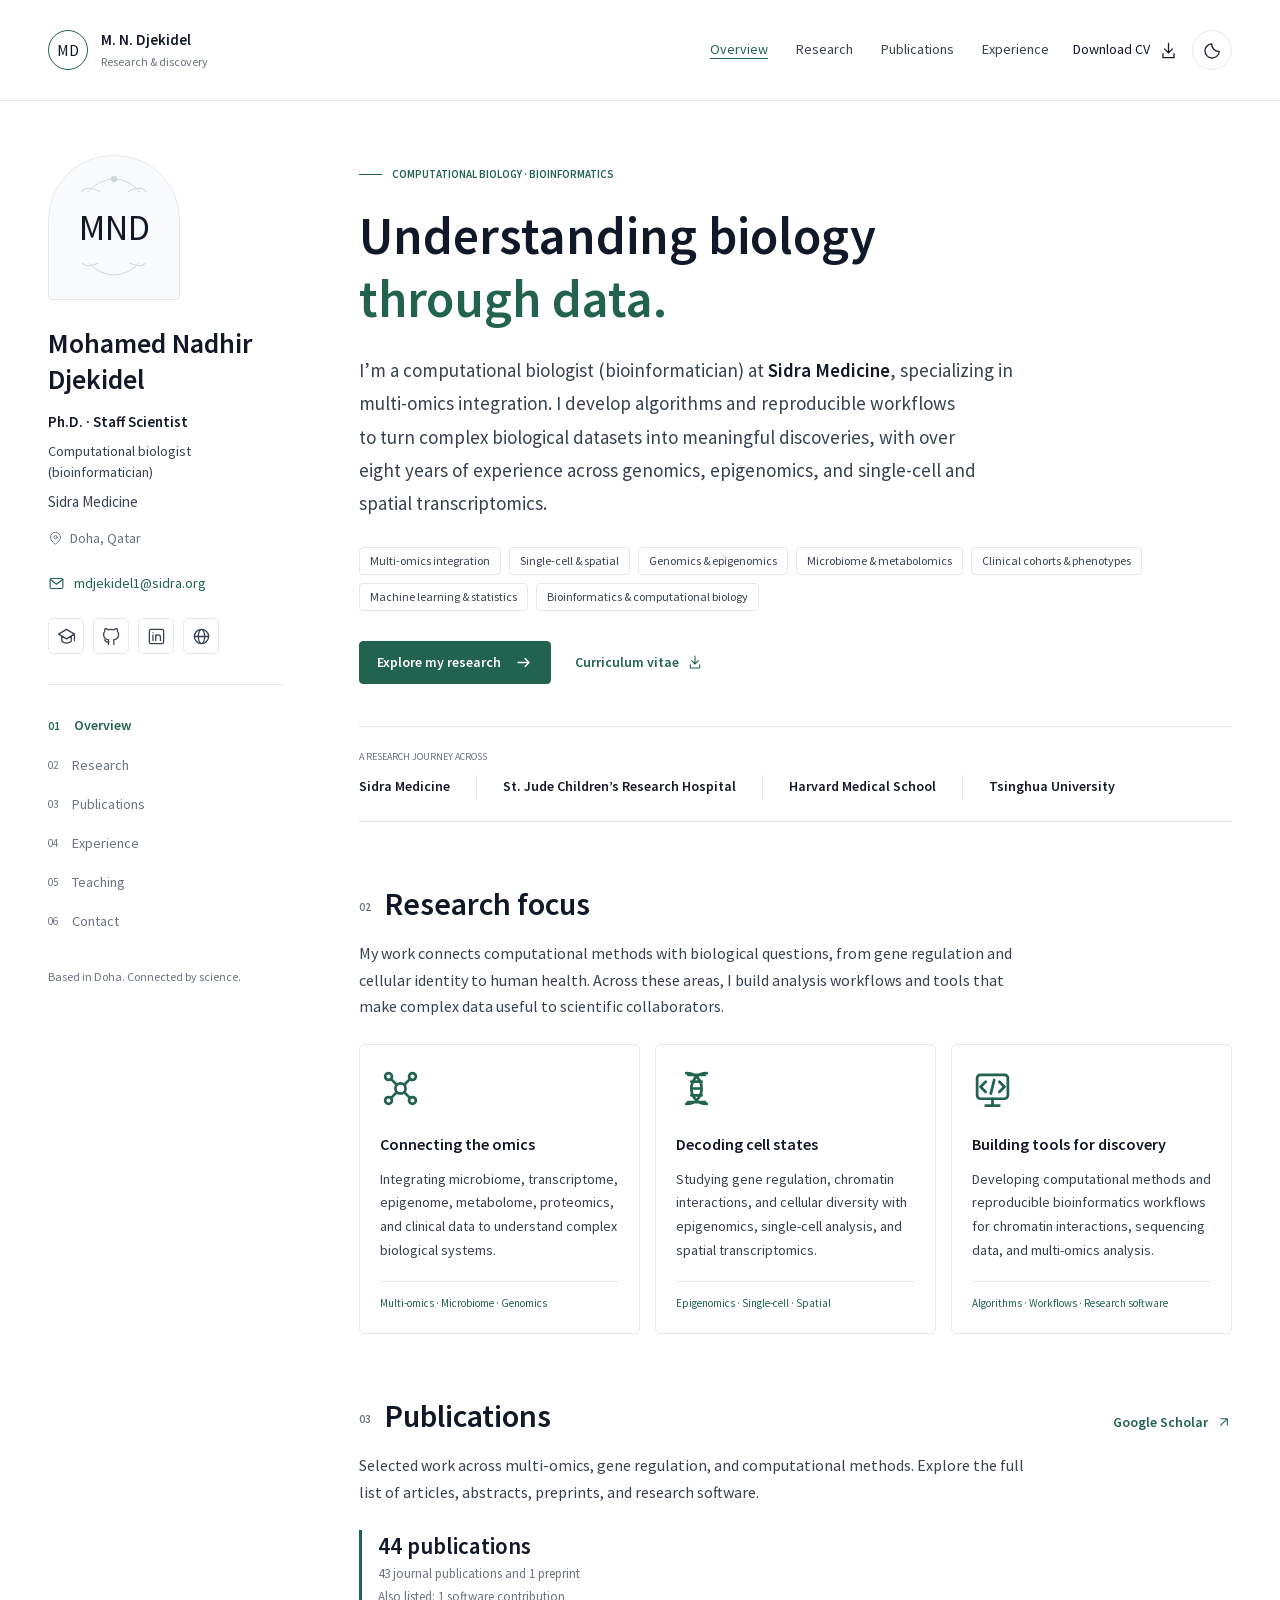
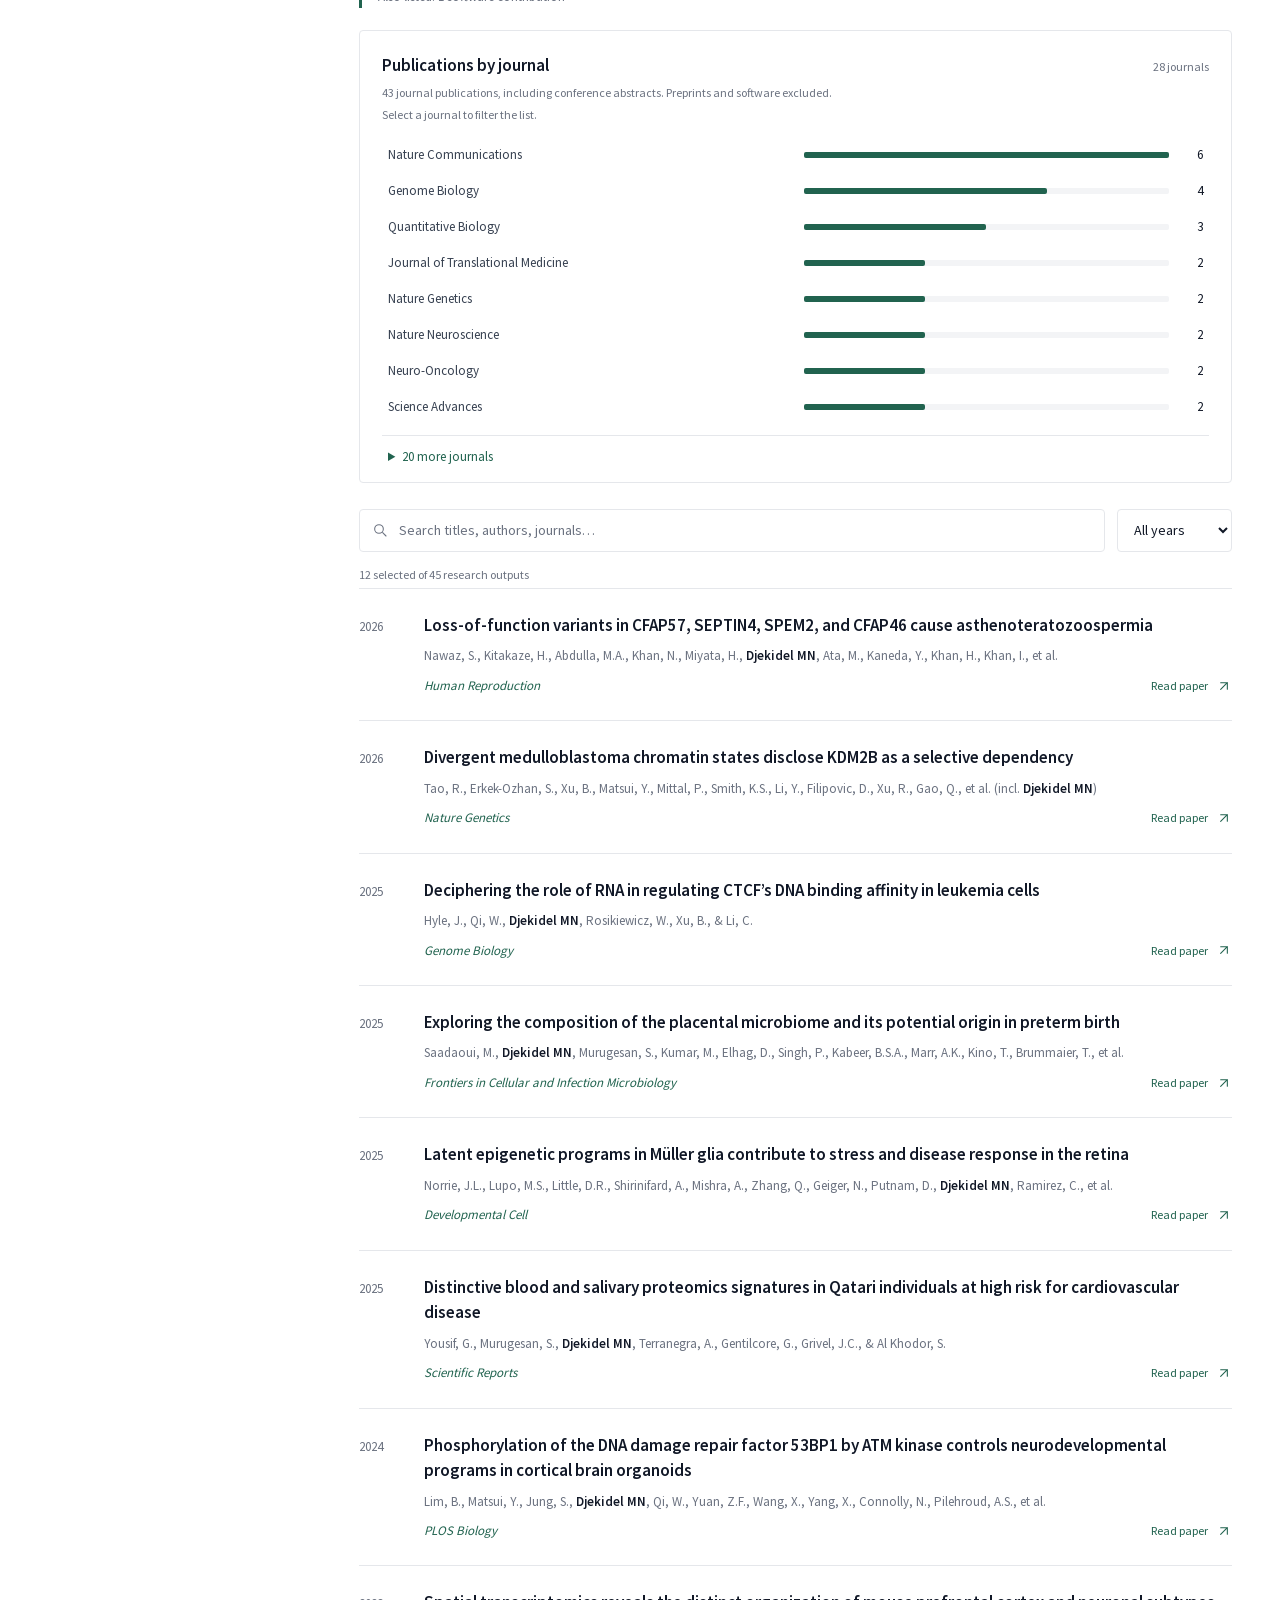
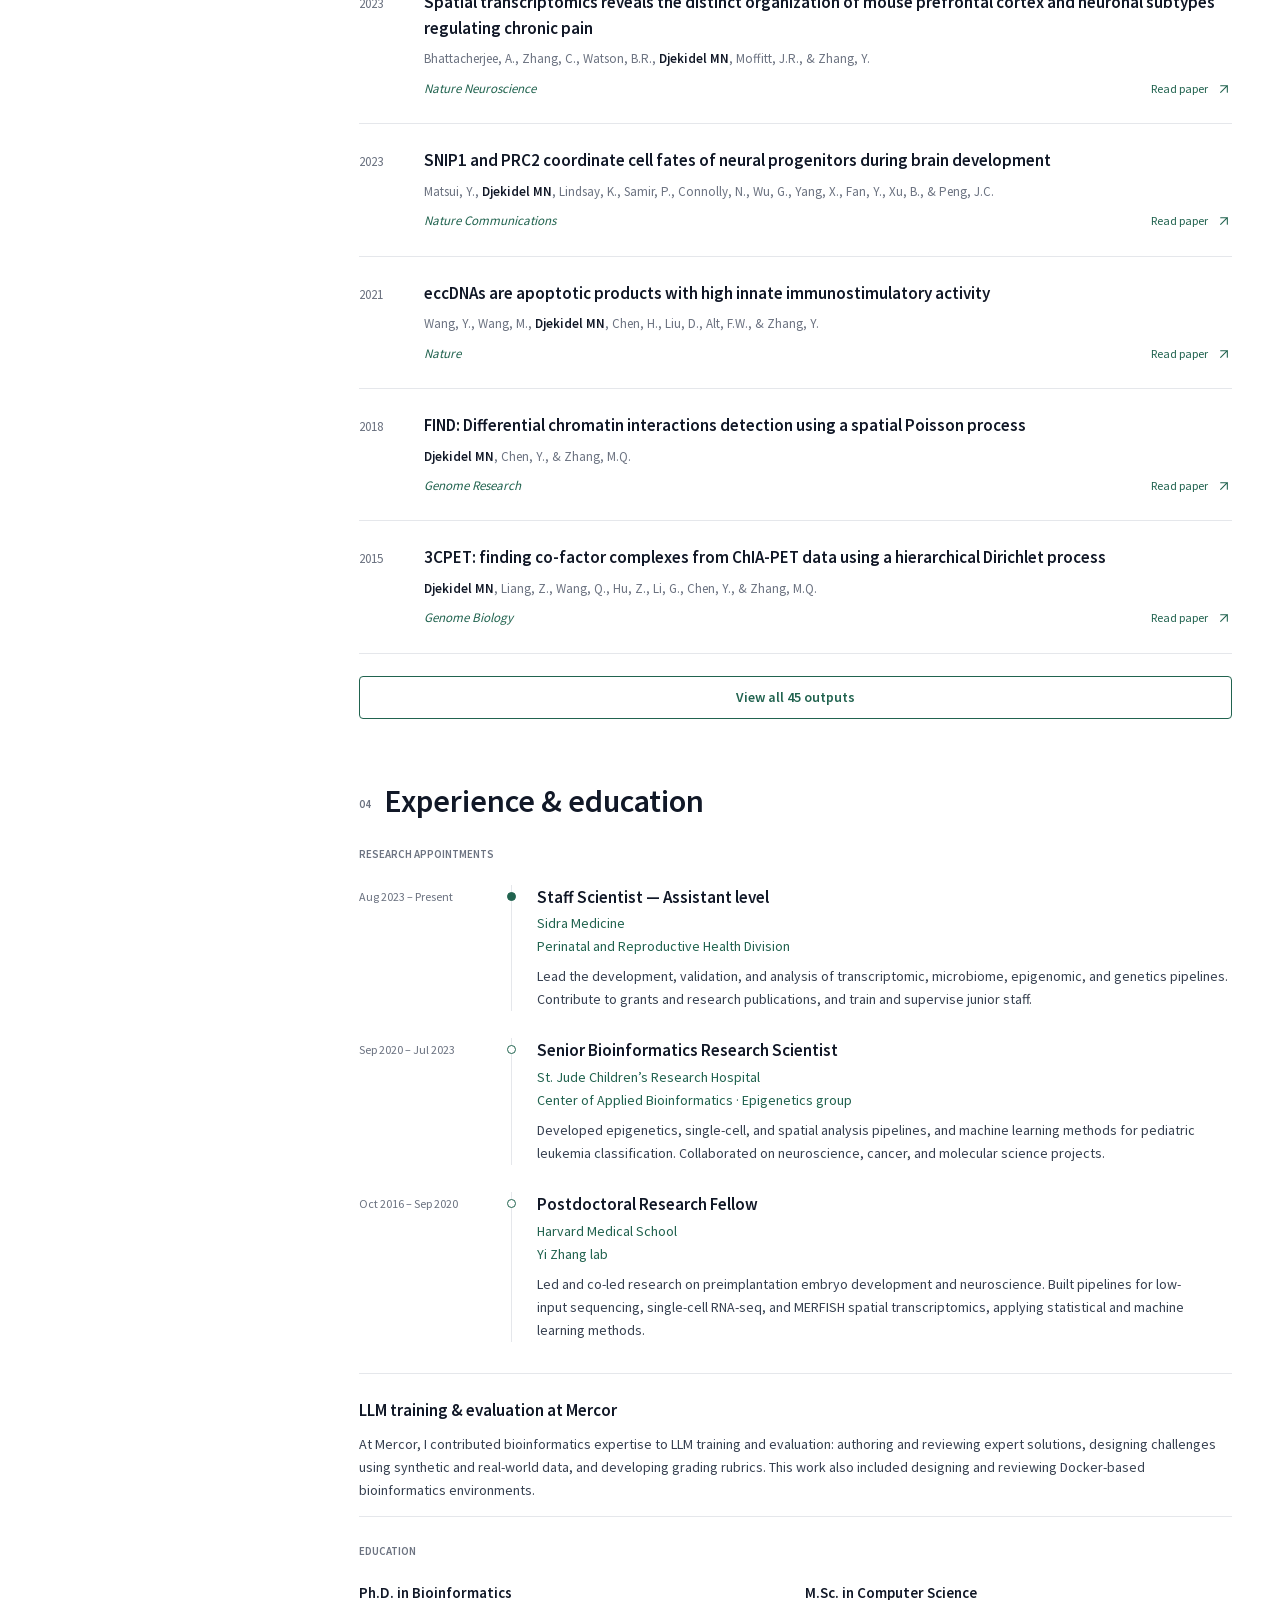
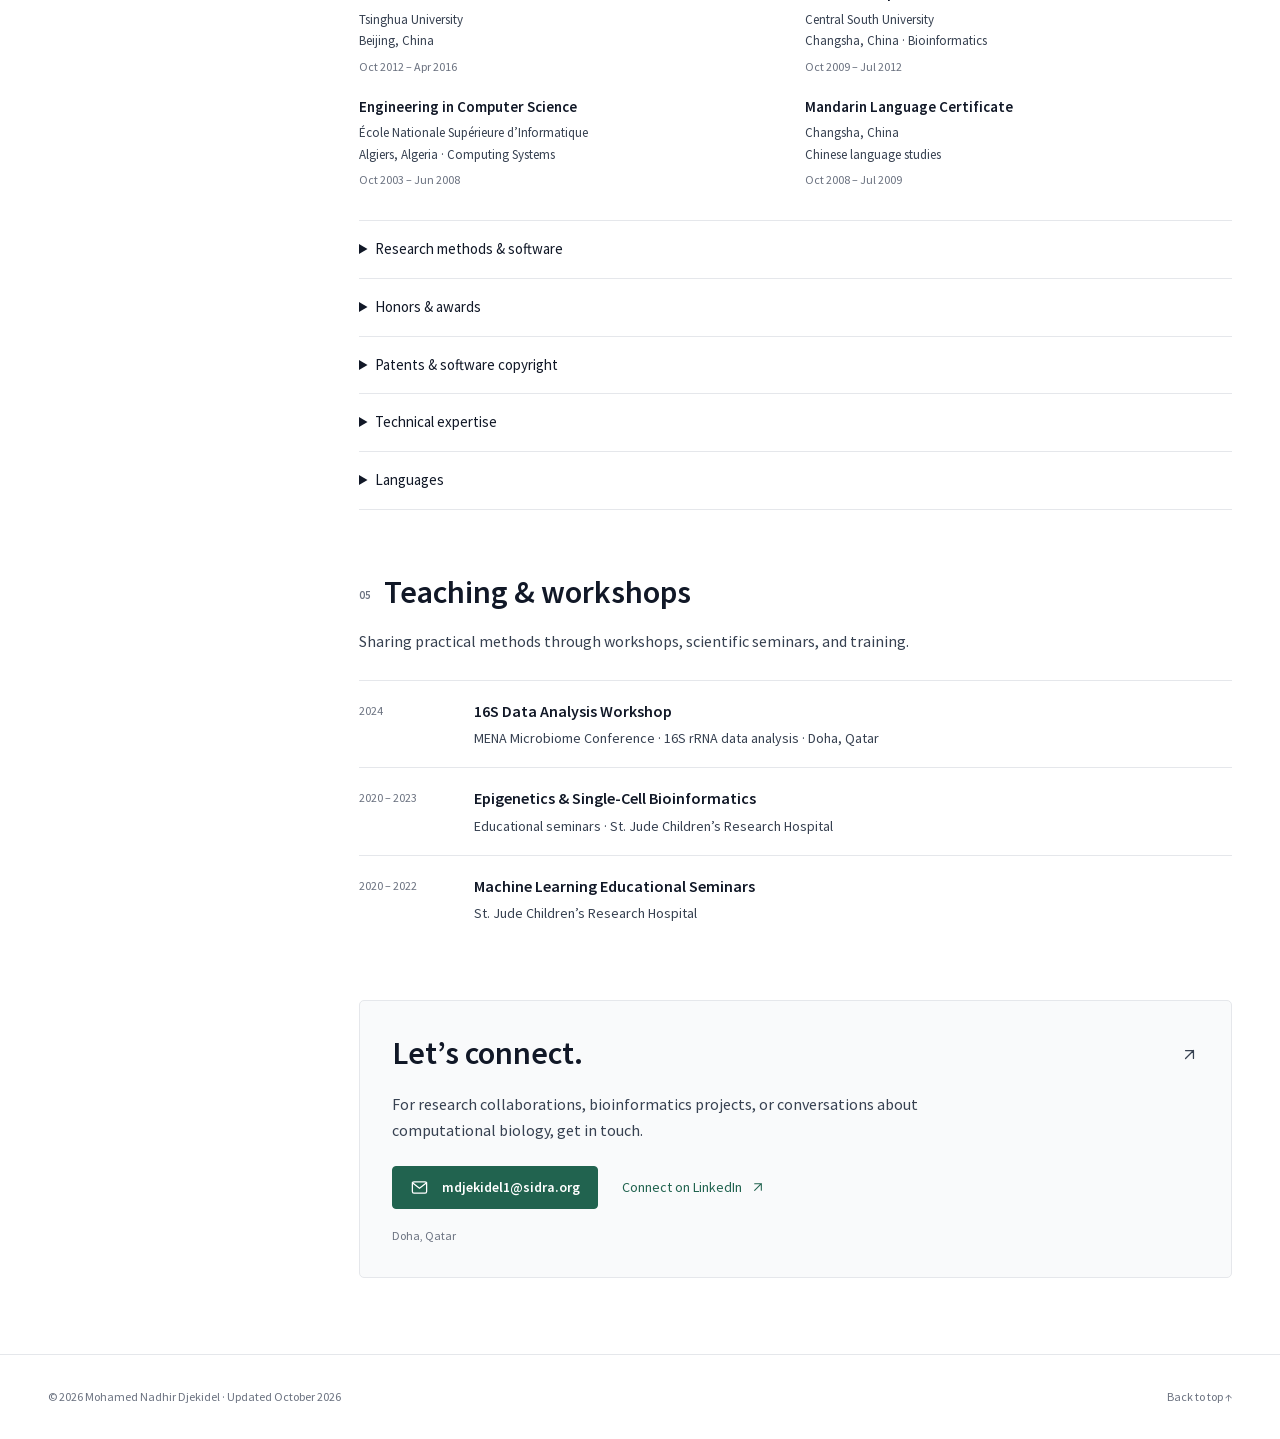
<file: index.html>
<!doctype html>
<!-- Generated by scripts/build.py. Edit templates/ and content/, then rebuild. -->
<html lang="en">
  <head>
    <meta charset="UTF-8" />
    <!-- Google tag (gtag.js) -->
    <script async src="https://www.googletagmanager.com/gtag/js?id=G-QV211ZX4YE"></script>
    <script>
      window.dataLayer = window.dataLayer || [];
      function gtag(){dataLayer.push(arguments);}
      gtag('js', new Date());
      gtag('config', 'G-QV211ZX4YE');
    </script>
    <meta name="viewport" content="width=device-width, initial-scale=1" />
    <meta
      name="description"
      content="Mohamed Nadhir Djekidel, Ph.D., Staff Scientist at Sidra Medicine. Research in multi-omics, epigenomics, single-cell and spatial transcriptomics, and computational biology."
    />
    <meta name="theme-color" content="#ffffff" />
    <meta property="og:type" content="website" />
    <meta
      property="og:title"
      content="Mohamed Nadhir Djekidel | Computational Biology &amp; Bioinformatics"
    />
    <meta
      property="og:description"
      content="Connecting biological data with scientific discovery. Research, publications, and academic experience."
    />
    <meta name="twitter:card" content="summary" />
    <title>
      Mohamed Nadhir Djekidel | Computational Biology &amp; Bioinformatics
    </title>
    <link rel="icon" href="./assets/favicon.svg" type="image/svg+xml" />
    <link rel="stylesheet" href="./assets/fonts/fonts.css" />
    <link rel="stylesheet" href="./styles.css" />
    <script src="./theme.js"></script>
    <script type="application/ld+json">
      {"@context": "https://schema.org", "@type": "Person", "name": "Mohamed Nadhir Djekidel", "jobTitle": "Staff Scientist", "description": "Computational biologist (bioinformatician)", "email": "mdjekidel1@sidra.org", "worksFor": {"@type": "Organization", "name": "Sidra Medicine"}, "address": {"@type": "PostalAddress", "addressLocality": "Doha", "addressCountry": "QA"}, "sameAs": ["https://scholar.google.com/citations?user=M2b_x_8AAAAJ", "https://github.com/sirusb", "https://www.linkedin.com/in/djeknad", "https://arabianbio.info/"], "alumniOf": [{"@type": "CollegeOrUniversity", "name": "Tsinghua University"}, {"@type": "CollegeOrUniversity", "name": "Central South University"}, {"@type": "CollegeOrUniversity", "name": "École Nationale Supérieure d’Informatique"}], "knowsAbout": ["Multi-omics integration", "Single-cell & spatial", "Genomics & epigenomics", "Microbiome & metabolomics", "Clinical cohorts & phenotypes", "Machine learning & statistics", "Bioinformatics & computational biology"]}
    </script>
    <script src="./app.js" defer></script>
  </head>
  <body id="top">
    <a href="#app" class="skip-link">Skip to content</a>
    <header class="site-header">
      <div class="header-inner">
        <a
          class="brand"
          href="#top"
          aria-label="Mohamed Nadhir Djekidel, back to top"
        >
          <span class="brand-mark" aria-hidden="true">MD</span>
          <span class="brand-name"
            >M. N. Djekidel<span class="brand-caption"
              >Research &amp; discovery</span
            ></span
          >
        </a>
        <nav class="header-nav" aria-label="Main navigation"><a href="#about" data-section-link>Overview</a>
<a href="#research" data-section-link>Research</a>
<a href="#publications" data-section-link>Publications</a>
<a href="#cv" data-section-link>Experience</a></nav>
        <div class="header-actions">
          <a class="header-cv" href="./docs/MND_CV_Oct2026.pdf" download
            >Download CV <svg class="icon " viewBox="0 0 24 24" aria-hidden="true"><path d="M12 3v12m-5-5 5 5 5-5M5 16v5h14v-5"/></svg></a
          >
          <button
            class="icon-button theme-toggle"
            type="button"
            aria-label="Switch to dark theme"
            hidden
          >
            <svg class="icon moon-icon" viewBox="0 0 24 24" aria-hidden="true"><path d="M20.5 13A8.8 8.8 0 0 1 11 3.5a9 9 0 1 0 9.5 9.5Z"/></svg><svg class="icon sun-icon" viewBox="0 0 24 24" aria-hidden="true"><circle cx="12" cy="12" r="4"/><path d="M12 2v2m0 16v2M2 12h2m16 0h2M5 5l1.5 1.5m11 11L19 19M5 19l1.5-1.5m11-11L19 5"/></svg>
          </button>
        </div>
      </div>
    </header>
    <div class="page-shell">
      <aside class="profile-panel" aria-label="Researcher profile">
        <div class="profile-emblem" aria-hidden="true">
          <svg
            viewBox="0 0 100 112"
            fill="none"
            stroke="currentColor"
            stroke-width="1"
          >
            <ellipse cx="50" cy="56" rx="38" ry="48" />
            <ellipse
              cx="50"
              cy="56"
              rx="18"
              ry="48"
              transform="rotate(40 50 56)"
            />
            <ellipse
              cx="50"
              cy="56"
              rx="18"
              ry="48"
              transform="rotate(-40 50 56)"
            />
            <circle cx="50" cy="8" r="3" fill="currentColor" />
          </svg>
          <span>MND</span>
        </div>
        <p class="profile-name">
          Mohamed Nadhir<br />
          Djekidel
        </p>
        <p class="profile-role">Ph.D. · Staff Scientist</p>
        <p class="profile-discipline">Computational biologist (bioinformatician)</p>
        <p class="profile-affiliation">Sidra Medicine</p>
        <p class="profile-location"><svg class="icon " viewBox="0 0 24 24" aria-hidden="true"><path d="M20 10c0 6-8 11-8 11S4 16 4 10a8 8 0 1 1 16 0Z"/><circle cx="12" cy="10" r="2.5"/></svg> Doha, Qatar</p>
        <a class="profile-email" href="mailto:mdjekidel1@sidra.org"><svg class="icon " viewBox="0 0 24 24" aria-hidden="true"><rect x="3" y="5" width="18" height="14" rx="2"/><path d="m3 6 9 7 9-7"/></svg> mdjekidel1@sidra.org</a>
        <div
          class="social-links"
          aria-label="Academic and professional profiles"
        >
          <a
            href="https://scholar.google.com/citations?user=M2b_x_8AAAAJ"
            aria-label="Google Scholar (opens in a new tab)"
            title="Google Scholar"
            target="_blank"
            rel="noopener noreferrer"
            ><svg class="icon " viewBox="0 0 24 24" aria-hidden="true"><path d="m2 9 10-6 10 6-10 6-10-6Zm4 3v6c4 3 8 3 12 0v-6M22 9v8"/></svg></a
          >
          <a
            href="https://github.com/sirusb"
            aria-label="GitHub (opens in a new tab)"
            title="GitHub"
            target="_blank"
            rel="noopener noreferrer"
            ><svg class="icon " viewBox="0 0 24 24" aria-hidden="true"><path d="M9 19c-4.3 1.3-4.3-2.2-6-2.6M15 22v-3.6c0-1 .1-1.4-.5-2 3.2-.4 6.5-1.5 6.5-7.1a5.5 5.5 0 0 0-1.5-3.8c.2-1.3.1-2.6-.5-3.5 0 0-1.2-.4-4 1.5a13.5 13.5 0 0 0-7 0C5.2 1.6 4 2 4 2c-.6.9-.7 2.2-.5 3.5A5.5 5.5 0 0 0 2 9.3c0 5.6 3.3 6.7 6.5 7.1-.6.6-.5 1.4-.5 2V22"/></svg></a
          >
          <a
            href="https://www.linkedin.com/in/djeknad"
            aria-label="LinkedIn (opens in a new tab)"
            title="LinkedIn"
            target="_blank"
            rel="noopener noreferrer"
            ><svg class="icon " viewBox="0 0 24 24" aria-hidden="true"><rect x="3" y="3" width="18" height="18" rx="2"/><path d="M7.5 10v7m0-10v.1M11 17v-7m0 3a3 3 0 0 1 6 0v4"/></svg></a
          >
          <a
            href="https://arabianbio.info/"
            aria-label="ArabianBio (opens in a new tab)"
            title="ArabianBio"
            target="_blank"
            rel="noopener noreferrer"
            ><svg class="icon " viewBox="0 0 24 24" aria-hidden="true"><circle cx="12" cy="12" r="9"/><ellipse cx="12" cy="12" rx="4" ry="9"/><path d="M3 12h18"/></svg></a
          >
        </div>
        <nav class="sidebar-nav" aria-label="On this page"><a href="#about" data-section-link><span aria-hidden="true">01</span>Overview</a>
<a href="#research" data-section-link><span aria-hidden="true">02</span>Research</a>
<a href="#publications" data-section-link><span aria-hidden="true">03</span>Publications</a>
<a href="#cv" data-section-link><span aria-hidden="true">04</span>Experience</a>
<a href="#teaching" data-section-link><span aria-hidden="true">05</span>Teaching</a>
<a href="#contact" data-section-link><span aria-hidden="true">06</span>Contact</a></nav>
        <p class="sidebar-note">Based in Doha. Connected by science.</p>
      </aside>
      <main class="content-panel" id="app" tabindex="-1">
        <section
          class="hero"
          id="about"
          data-section
          aria-labelledby="hero-title"
        >
          <p class="eyebrow">Computational biology · Bioinformatics</p>
          <h1 id="hero-title">Understanding biology<br /><em>through data.</em></h1>
          <div class="hero-description"><p>I’m a computational biologist (bioinformatician) at <strong>Sidra Medicine</strong>, specializing in multi-omics integration. I develop algorithms and reproducible workflows to turn complex biological datasets into meaningful discoveries, with over eight years of experience across genomics, epigenomics, and single-cell and spatial transcriptomics.</p></div>
          <ul class="topic-tags" aria-label="Research interests">
            <li>Multi-omics integration</li><li>Single-cell &amp; spatial</li><li>Genomics &amp; epigenomics</li><li>Microbiome &amp; metabolomics</li><li>Clinical cohorts &amp; phenotypes</li><li>Machine learning &amp; statistics</li><li>Bioinformatics &amp; computational biology</li>
          </ul>
          <div class="hero-actions">
            <a class="button" href="#research"
              >Explore my research <svg class="icon " viewBox="0 0 24 24" aria-hidden="true"><path d="M5 12h14m-5-5 5 5-5 5"/></svg></a
            >
            <a class="text-link" href="./docs/MND_CV_Oct2026.pdf" download
              >Curriculum vitae <svg class="icon " viewBox="0 0 24 24" aria-hidden="true"><path d="M12 3v12m-5-5 5 5 5-5M5 16v5h14v-5"/></svg></a
            >
          </div>
          <div class="affiliation-strip">
            <p>A research journey across</p>
            <div class="affiliation-names"><span>Sidra Medicine</span><span>St. Jude Children’s Research Hospital</span><span>Harvard Medical School</span><span>Tsinghua University</span></div>
          </div>
        </section>
        <section
          class="content-section"
          id="research"
          data-section
          aria-labelledby="research-title"
        >
          <div class="section-heading">
            <h2 id="research-title">
              <span class="section-number" aria-hidden="true">02</span>Research
              focus
            </h2>
          </div>
          <div class="section-description"><p>My work connects computational methods with biological questions, from gene regulation and cellular identity to human health. Across these areas, I build analysis workflows and tools that make complex data useful to scientific collaborators.</p></div>
          <div class="research-grid"><article class="research-card">
      <svg class="icon research-art" viewBox="0 0 24 24" aria-hidden="true"><circle cx="12" cy="12" r="3"/><circle cx="5" cy="5" r="2"/><circle cx="19" cy="5" r="2"/><circle cx="5" cy="19" r="2"/><circle cx="19" cy="19" r="2"/><path d="m6.5 6.5 3.3 3.3m4.4 4.4 3.3 3.3m0-11-3.3 3.3m-4.4 4.4-3.3 3.3"/></svg>
      <h3>Connecting the omics</h3><p>Integrating microbiome, transcriptome, epigenome, metabolome, proteomics, and clinical data to understand complex biological systems.</p>
      <p class="research-keywords">Multi-omics · Microbiome · Genomics</p>
    </article>
<article class="research-card">
      <svg class="icon research-art" viewBox="0 0 24 24" aria-hidden="true"><path d="M18 3c-12 0-12 18 0 18M6 3c12 0 12 18 0 18M7 4h10M9 8h6m-6 8h6M7 20h10M9 12h6"/></svg>
      <h3>Decoding cell states</h3><p>Studying gene regulation, chromatin interactions, and cellular diversity with epigenomics, single-cell analysis, and spatial transcriptomics.</p>
      <p class="research-keywords">Epigenomics · Single-cell · Spatial</p>
    </article>
<article class="research-card">
      <svg class="icon research-art" viewBox="0 0 24 24" aria-hidden="true"><rect x="3" y="4" width="18" height="14" rx="2"/><path d="m8 8-3 3 3 3m8-6 3 3-3 3m-3-7-2 8M8 22h8m-4-4v4"/></svg>
      <h3>Building tools for discovery</h3><p>Developing computational methods and reproducible bioinformatics workflows for chromatin interactions, sequencing data, and multi-omics analysis.</p>
      <p class="research-keywords">Algorithms · Workflows · Research software</p>
    </article></div>
        </section>
        <section
          class="content-section"
          id="publications"
          data-section
          aria-labelledby="publications-title"
        >
          <div class="section-heading">
            <h2 id="publications-title">
              <span class="section-number" aria-hidden="true">03</span
              >Publications
            </h2>
            <a
              class="text-link"
              href="https://scholar.google.com/citations?user=M2b_x_8AAAAJ"
              target="_blank"
              rel="noopener noreferrer"
              >Google Scholar <svg class="icon " viewBox="0 0 24 24" aria-hidden="true"><path d="M7 17 17 7M7 7h10v10"/></svg><span class="sr-only">
                (opens in a new tab)</span
              ></a
            >
          </div>
          <div class="section-description"><p>Selected work across multi-omics, gene regulation, and computational methods. Explore the full list of articles, abstracts, preprints, and research software.</p></div>
          <div class="publication-totals">
      <p class="publication-total">44 publications</p>
      <p class="publication-breakdown">43 journal publications and 1 preprint</p>
      <p class="publication-software">Also listed: 1 software contribution</p>
    </div><figure class="journal-distribution" aria-labelledby="journal-chart-title">
      <figcaption><h3 id="journal-chart-title">Publications by journal</h3><span>28 journals</span></figcaption>
      <p class="journal-chart-note">43 journal publications, including conference abstracts. Preprints and software excluded.</p>
      <p class="journal-chart-hint" data-publication-controls hidden>Select a journal to filter the list.</p>
      <ol class="journal-chart"><li><button class="journal-row" type="button" data-journal="Nature Communications" aria-label="Filter by Nature Communications, 6 publications" aria-pressed="false" aria-controls="publication-list" disabled>
          <span class="journal-name">Nature Communications</span>
          <span class="journal-track" aria-hidden="true"><span class="journal-bar" style="width: 100.00%"></span></span>
          <span class="journal-count">6</span>
        </button></li>
<li><button class="journal-row" type="button" data-journal="Genome Biology" aria-label="Filter by Genome Biology, 4 publications" aria-pressed="false" aria-controls="publication-list" disabled>
          <span class="journal-name">Genome Biology</span>
          <span class="journal-track" aria-hidden="true"><span class="journal-bar" style="width: 66.67%"></span></span>
          <span class="journal-count">4</span>
        </button></li>
<li><button class="journal-row" type="button" data-journal="Quantitative Biology" aria-label="Filter by Quantitative Biology, 3 publications" aria-pressed="false" aria-controls="publication-list" disabled>
          <span class="journal-name">Quantitative Biology</span>
          <span class="journal-track" aria-hidden="true"><span class="journal-bar" style="width: 50.00%"></span></span>
          <span class="journal-count">3</span>
        </button></li>
<li><button class="journal-row" type="button" data-journal="Journal of Translational Medicine" aria-label="Filter by Journal of Translational Medicine, 2 publications" aria-pressed="false" aria-controls="publication-list" disabled>
          <span class="journal-name">Journal of Translational Medicine</span>
          <span class="journal-track" aria-hidden="true"><span class="journal-bar" style="width: 33.33%"></span></span>
          <span class="journal-count">2</span>
        </button></li>
<li><button class="journal-row" type="button" data-journal="Nature Genetics" aria-label="Filter by Nature Genetics, 2 publications" aria-pressed="false" aria-controls="publication-list" disabled>
          <span class="journal-name">Nature Genetics</span>
          <span class="journal-track" aria-hidden="true"><span class="journal-bar" style="width: 33.33%"></span></span>
          <span class="journal-count">2</span>
        </button></li>
<li><button class="journal-row" type="button" data-journal="Nature Neuroscience" aria-label="Filter by Nature Neuroscience, 2 publications" aria-pressed="false" aria-controls="publication-list" disabled>
          <span class="journal-name">Nature Neuroscience</span>
          <span class="journal-track" aria-hidden="true"><span class="journal-bar" style="width: 33.33%"></span></span>
          <span class="journal-count">2</span>
        </button></li>
<li><button class="journal-row" type="button" data-journal="Neuro-Oncology" aria-label="Filter by Neuro-Oncology, 2 publications" aria-pressed="false" aria-controls="publication-list" disabled>
          <span class="journal-name">Neuro-Oncology</span>
          <span class="journal-track" aria-hidden="true"><span class="journal-bar" style="width: 33.33%"></span></span>
          <span class="journal-count">2</span>
        </button></li>
<li><button class="journal-row" type="button" data-journal="Science Advances" aria-label="Filter by Science Advances, 2 publications" aria-pressed="false" aria-controls="publication-list" disabled>
          <span class="journal-name">Science Advances</span>
          <span class="journal-track" aria-hidden="true"><span class="journal-bar" style="width: 33.33%"></span></span>
          <span class="journal-count">2</span>
        </button></li></ol>
      <details class="journal-more"><summary>20 more journals</summary>
      <p class="journal-chart-note">Journals with one publication are ordered by 2025 impact factor, highest first. Unavailable values appear last.</p>
      <ol class="journal-chart"><li><button class="journal-row" type="button" data-journal="Nature" aria-label="Filter by Nature, 1 publication" aria-pressed="false" aria-controls="publication-list" disabled>
          <span class="journal-name">Nature</span>
          <span class="journal-track" aria-hidden="true"><span class="journal-bar" style="width: 16.67%"></span></span>
          <span class="journal-count">1</span>
        </button></li>
<li><button class="journal-row" type="button" data-journal="Immunity" aria-label="Filter by Immunity, 1 publication" aria-pressed="false" aria-controls="publication-list" disabled>
          <span class="journal-name">Immunity</span>
          <span class="journal-track" aria-hidden="true"><span class="journal-bar" style="width: 16.67%"></span></span>
          <span class="journal-count">1</span>
        </button></li>
<li><button class="journal-row" type="button" data-journal="Nature Immunology" aria-label="Filter by Nature Immunology, 1 publication" aria-pressed="false" aria-controls="publication-list" disabled>
          <span class="journal-name">Nature Immunology</span>
          <span class="journal-track" aria-hidden="true"><span class="journal-bar" style="width: 16.67%"></span></span>
          <span class="journal-count">1</span>
        </button></li>
<li><button class="journal-row" type="button" data-journal="Blood" aria-label="Filter by Blood, 1 publication" aria-pressed="false" aria-controls="publication-list" disabled>
          <span class="journal-name">Blood</span>
          <span class="journal-track" aria-hidden="true"><span class="journal-bar" style="width: 16.67%"></span></span>
          <span class="journal-count">1</span>
        </button></li>
<li><button class="journal-row" type="button" data-journal="Nature Cell Biology" aria-label="Filter by Nature Cell Biology, 1 publication" aria-pressed="false" aria-controls="publication-list" disabled>
          <span class="journal-name">Nature Cell Biology</span>
          <span class="journal-track" aria-hidden="true"><span class="journal-bar" style="width: 16.67%"></span></span>
          <span class="journal-count">1</span>
        </button></li>
<li><button class="journal-row" type="button" data-journal="Cell Death &amp; Disease" aria-label="Filter by Cell Death &amp; Disease, 1 publication" aria-pressed="false" aria-controls="publication-list" disabled>
          <span class="journal-name">Cell Death &amp; Disease</span>
          <span class="journal-track" aria-hidden="true"><span class="journal-bar" style="width: 16.67%"></span></span>
          <span class="journal-count">1</span>
        </button></li>
<li><button class="journal-row" type="button" data-journal="Journal of Experimental Medicine" aria-label="Filter by Journal of Experimental Medicine, 1 publication" aria-pressed="false" aria-controls="publication-list" disabled>
          <span class="journal-name">Journal of Experimental Medicine</span>
          <span class="journal-track" aria-hidden="true"><span class="journal-bar" style="width: 16.67%"></span></span>
          <span class="journal-count">1</span>
        </button></li>
<li><button class="journal-row" type="button" data-journal="Allergy" aria-label="Filter by Allergy, 1 publication" aria-pressed="false" aria-controls="publication-list" disabled>
          <span class="journal-name">Allergy</span>
          <span class="journal-track" aria-hidden="true"><span class="journal-bar" style="width: 16.67%"></span></span>
          <span class="journal-count">1</span>
        </button></li>
<li><button class="journal-row" type="button" data-journal="Proceedings of the National Academy of Sciences" aria-label="Filter by Proceedings of the National Academy of Sciences, 1 publication" aria-pressed="false" aria-controls="publication-list" disabled>
          <span class="journal-name">Proceedings of the National Academy of Sciences</span>
          <span class="journal-track" aria-hidden="true"><span class="journal-bar" style="width: 16.67%"></span></span>
          <span class="journal-count">1</span>
        </button></li>
<li><button class="journal-row" type="button" data-journal="Developmental Cell" aria-label="Filter by Developmental Cell, 1 publication" aria-pressed="false" aria-controls="publication-list" disabled>
          <span class="journal-name">Developmental Cell</span>
          <span class="journal-track" aria-hidden="true"><span class="journal-bar" style="width: 16.67%"></span></span>
          <span class="journal-count">1</span>
        </button></li>
<li><button class="journal-row" type="button" data-journal="Cell Reports" aria-label="Filter by Cell Reports, 1 publication" aria-pressed="false" aria-controls="publication-list" disabled>
          <span class="journal-name">Cell Reports</span>
          <span class="journal-track" aria-hidden="true"><span class="journal-bar" style="width: 16.67%"></span></span>
          <span class="journal-count">1</span>
        </button></li>
<li><button class="journal-row" type="button" data-journal="Frontiers in Immunology" aria-label="Filter by Frontiers in Immunology, 1 publication" aria-pressed="false" aria-controls="publication-list" disabled>
          <span class="journal-name">Frontiers in Immunology</span>
          <span class="journal-track" aria-hidden="true"><span class="journal-bar" style="width: 16.67%"></span></span>
          <span class="journal-count">1</span>
        </button></li>
<li><button class="journal-row" type="button" data-journal="PLOS Biology" aria-label="Filter by PLOS Biology, 1 publication" aria-pressed="false" aria-controls="publication-list" disabled>
          <span class="journal-name">PLOS Biology</span>
          <span class="journal-track" aria-hidden="true"><span class="journal-bar" style="width: 16.67%"></span></span>
          <span class="journal-count">1</span>
        </button></li>
<li><button class="journal-row" type="button" data-journal="Human Reproduction" aria-label="Filter by Human Reproduction, 1 publication" aria-pressed="false" aria-controls="publication-list" disabled>
          <span class="journal-name">Human Reproduction</span>
          <span class="journal-track" aria-hidden="true"><span class="journal-bar" style="width: 16.67%"></span></span>
          <span class="journal-count">1</span>
        </button></li>
<li><button class="journal-row" type="button" data-journal="Genome Research" aria-label="Filter by Genome Research, 1 publication" aria-pressed="false" aria-controls="publication-list" disabled>
          <span class="journal-name">Genome Research</span>
          <span class="journal-track" aria-hidden="true"><span class="journal-bar" style="width: 16.67%"></span></span>
          <span class="journal-count">1</span>
        </button></li>
<li><button class="journal-row" type="button" data-journal="Frontiers in Cellular and Infection Microbiology" aria-label="Filter by Frontiers in Cellular and Infection Microbiology, 1 publication" aria-pressed="false" aria-controls="publication-list" disabled>
          <span class="journal-name">Frontiers in Cellular and Infection Microbiology</span>
          <span class="journal-track" aria-hidden="true"><span class="journal-bar" style="width: 16.67%"></span></span>
          <span class="journal-count">1</span>
        </button></li>
<li><button class="journal-row" type="button" data-journal="Frontiers in Nutrition" aria-label="Filter by Frontiers in Nutrition, 1 publication" aria-pressed="false" aria-controls="publication-list" disabled>
          <span class="journal-name">Frontiers in Nutrition</span>
          <span class="journal-track" aria-hidden="true"><span class="journal-bar" style="width: 16.67%"></span></span>
          <span class="journal-count">1</span>
        </button></li>
<li><button class="journal-row" type="button" data-journal="Scientific Reports" aria-label="Filter by Scientific Reports, 1 publication" aria-pressed="false" aria-controls="publication-list" disabled>
          <span class="journal-name">Scientific Reports</span>
          <span class="journal-track" aria-hidden="true"><span class="journal-bar" style="width: 16.67%"></span></span>
          <span class="journal-count">1</span>
        </button></li>
<li><button class="journal-row" type="button" data-journal="eLife" aria-label="Filter by eLife, 1 publication" aria-pressed="false" aria-controls="publication-list" disabled>
          <span class="journal-name">eLife</span>
          <span class="journal-track" aria-hidden="true"><span class="journal-bar" style="width: 16.67%"></span></span>
          <span class="journal-count">1</span>
        </button></li>
<li><button class="journal-row" type="button" data-journal="Global Journal of Computer Science and Technology" aria-label="Filter by Global Journal of Computer Science and Technology, 1 publication" aria-pressed="false" aria-controls="publication-list" disabled>
          <span class="journal-name">Global Journal of Computer Science and Technology</span>
          <span class="journal-track" aria-hidden="true"><span class="journal-bar" style="width: 16.67%"></span></span>
          <span class="journal-count">1</span>
        </button></li></ol></details>
    </figure>
          <div class="publication-tools" data-publication-controls hidden>
            <div class="search-field">
              <svg class="icon " viewBox="0 0 24 24" aria-hidden="true"><circle cx="10.5" cy="10.5" r="6.5"/><path d="m16 16 5 5"/></svg><label class="sr-only" for="publication-search"
                >Search titles, authors, or journals</label
              ><input
                type="search"
                id="publication-search"
                placeholder="Search titles, authors, journals…"
                autocomplete="off"
              />
            </div>
            <label class="sr-only" for="publication-year"
              >Filter publications by year</label
            >
            <select id="publication-year">
              <option value="">All years</option>
              <option value="2026">2026</option><option value="2025">2025</option><option value="2024">2024</option><option value="2023">2023</option><option value="2022">2022</option><option value="2021">2021</option><option value="2020">2020</option><option value="2019">2019</option><option value="2018">2018</option><option value="2017">2017</option><option value="2016">2016</option><option value="2015">2015</option><option value="2011">2011</option>
            </select>
          </div>
          <div class="publication-summary" data-publication-controls hidden>
            <p
              id="publication-status"
              role="status"
              aria-live="polite"
              aria-atomic="true"
            >
              All 45 research outputs
            </p>
            <button type="button" id="publication-clear" hidden>
              Clear filters
            </button>
          </div>
          <noscript
            ><p class="noscript-note">
              All 45 outputs are shown below. Enable JavaScript to
              search, filter, and view a shorter selection.
            </p></noscript
          >
          <ol class="publication-list" id="publication-list">
            <li class="publication" data-year="2026" data-selected="true" data-venue="Human Reproduction">
          <span class="publication-year">2026</span>
          <article><h3><a href="https://doi.org/10.1093/humrep/deag154" target="_blank" rel="noopener noreferrer">Loss-of-function variants in CFAP57, SEPTIN4, SPEM2, and CFAP46 cause asthenoteratozoospermia<span class="sr-only"> (opens in a new tab)</span></a></h3>
          <p class="publication-authors">Nawaz, S., Kitakaze, H., Abdulla, M.A., Khan, N., Miyata, H., <strong>Djekidel MN</strong>, Ata, M., Kaneda, Y., Khan, H., Khan, I., et al.</p>
          <div class="publication-meta"><p class="publication-venue">Human Reproduction</p>
          <a class="text-link" href="https://doi.org/10.1093/humrep/deag154" target="_blank" rel="noopener noreferrer" aria-label="Read paper: Loss-of-function variants in CFAP57, SEPTIN4, SPEM2, and CFAP46 cause asthenoteratozoospermia (opens in a new tab)">Read paper<svg class="icon " viewBox="0 0 24 24" aria-hidden="true"><path d="M7 17 17 7M7 7h10v10"/></svg></a></div>
          </article></li>
<li class="publication" data-year="2026" data-selected="true" data-venue="Nature Genetics">
          <span class="publication-year">2026</span>
          <article><h3><a href="https://doi.org/10.1038/s41588-026-02745-1" target="_blank" rel="noopener noreferrer">Divergent medulloblastoma chromatin states disclose KDM2B as a selective dependency<span class="sr-only"> (opens in a new tab)</span></a></h3>
          <p class="publication-authors">Tao, R., Erkek-Ozhan, S., Xu, B., Matsui, Y., Mittal, P., Smith, K.S., Li, Y., Filipovic, D., Xu, R., Gao, Q., et al. (incl. <strong>Djekidel MN</strong>)</p>
          <div class="publication-meta"><p class="publication-venue">Nature Genetics</p>
          <a class="text-link" href="https://doi.org/10.1038/s41588-026-02745-1" target="_blank" rel="noopener noreferrer" aria-label="Read paper: Divergent medulloblastoma chromatin states disclose KDM2B as a selective dependency (opens in a new tab)">Read paper<svg class="icon " viewBox="0 0 24 24" aria-hidden="true"><path d="M7 17 17 7M7 7h10v10"/></svg></a></div>
          </article></li>
<li class="publication" data-year="2026" data-selected="false" data-venue="Frontiers in Immunology">
          <span class="publication-year">2026</span>
          <article><h3><a href="https://doi.org/10.3389/fimmu.2026.1792996" target="_blank" rel="noopener noreferrer">miRNA profiling shows shared signatures in pediatric asthma, obesity and their comorbidity<span class="sr-only"> (opens in a new tab)</span></a></h3>
          <p class="publication-authors">Shailesh, H., <strong>Djekidel MN</strong>, Noor, S., Hayati, L., Worgall, S., Al Khodor, S., &amp; Janahi, I.</p>
          <div class="publication-meta"><p class="publication-venue">Frontiers in Immunology</p>
          <a class="text-link" href="https://doi.org/10.3389/fimmu.2026.1792996" target="_blank" rel="noopener noreferrer" aria-label="Read paper: miRNA profiling shows shared signatures in pediatric asthma, obesity and their comorbidity (opens in a new tab)">Read paper<svg class="icon " viewBox="0 0 24 24" aria-hidden="true"><path d="M7 17 17 7M7 7h10v10"/></svg></a></div>
          </article></li>
<li class="publication" data-year="2026" data-selected="false" data-venue="Immunity">
          <span class="publication-year">2026</span>
          <article><h3><a href="https://doi.org/10.1016/j.immuni.2026.02.014" target="_blank" rel="noopener noreferrer">High-fat diet causes rapid loss of intestinal group 3 innate lymphoid cells through microbiota-driven inflammation and mitochondrial stress<span class="sr-only"> (opens in a new tab)</span></a></h3>
          <p class="publication-authors">Torrico, E.C., Kaptein, P., Laalouhmi, F., Mitsialis, V., El Guendouzi, S., El Khayari, A., El Baha, C., Htite, E.D., Chawluk, S., Gauthier, C.D., et al. (incl. <strong>Djekidel MN</strong>)</p>
          <div class="publication-meta"><p class="publication-venue">Immunity</p>
          <a class="text-link" href="https://doi.org/10.1016/j.immuni.2026.02.014" target="_blank" rel="noopener noreferrer" aria-label="Read paper: High-fat diet causes rapid loss of intestinal group 3 innate lymphoid cells through microbiota-driven inflammation and mitochondrial stress (opens in a new tab)">Read paper<svg class="icon " viewBox="0 0 24 24" aria-hidden="true"><path d="M7 17 17 7M7 7h10v10"/></svg></a></div>
          </article></li>
<li class="publication" data-year="2025" data-selected="false" data-venue="eLife">
          <span class="publication-year">2025</span>
          <article><h3><a href="https://doi.org/10.7554/eLife.106303" target="_blank" rel="noopener noreferrer">Cross-species insemination reveals mouse sperm ability to enter and cross the fish micropyle<span class="sr-only"> (opens in a new tab)</span></a></h3>
          <p class="publication-authors">Garibova, S., Stickler, E., Al Ali, F., Abdulla, M.A., Sathappan, A., Da’as, S.I., Ghanem, L., <strong>Djekidel MN</strong>, Portman, R., &amp; Avella, M.</p>
          <div class="publication-meta"><p class="publication-venue">eLife</p>
          <a class="text-link" href="https://doi.org/10.7554/eLife.106303" target="_blank" rel="noopener noreferrer" aria-label="Read paper: Cross-species insemination reveals mouse sperm ability to enter and cross the fish micropyle (opens in a new tab)">Read paper<svg class="icon " viewBox="0 0 24 24" aria-hidden="true"><path d="M7 17 17 7M7 7h10v10"/></svg></a></div>
          </article></li>
<li class="publication" data-year="2025" data-selected="false" data-venue="Journal of Translational Medicine">
          <span class="publication-year">2025</span>
          <article><h3><a href="https://doi.org/10.1186/s12967-025-07038-5" target="_blank" rel="noopener noreferrer">Mutational disruption of transcription factors binding and regulatory networks in a case of unexplained total fertilization failure<span class="sr-only"> (opens in a new tab)</span></a></h3>
          <p class="publication-authors">Ata, M., Choucair, F., <strong>Djekidel MN</strong>, Sousa Esteves, M., Al Ali, F., Nawaz, S., El Taha, L., Soloviov, O., Sathappan, A., Aliyev, E., et al.</p>
          <div class="publication-meta"><p class="publication-venue">Journal of Translational Medicine</p>
          <a class="text-link" href="https://doi.org/10.1186/s12967-025-07038-5" target="_blank" rel="noopener noreferrer" aria-label="Read paper: Mutational disruption of transcription factors binding and regulatory networks in a case of unexplained total fertilization failure (opens in a new tab)">Read paper<svg class="icon " viewBox="0 0 24 24" aria-hidden="true"><path d="M7 17 17 7M7 7h10v10"/></svg></a></div>
          </article></li>
<li class="publication" data-year="2025" data-selected="false" data-venue="Allergy">
          <span class="publication-year">2025</span>
          <article><h3><a href="https://doi.org/10.1111/all.70138" target="_blank" rel="noopener noreferrer">MicroRNA signatures of pediatric obesity-associated asthma: identifying molecular links between obesity and asthma in children<span class="sr-only"> (opens in a new tab)</span></a></h3>
          <p class="publication-authors">Shailesh, H., Rao, R., Noor, S., Hayati, L., <strong>Djekidel MN</strong>, &amp; Janahi, I.</p>
          <div class="publication-meta"><p class="publication-venue">Allergy<span class="publication-type">· Abstract</span></p>
          <a class="text-link" href="https://doi.org/10.1111/all.70138" target="_blank" rel="noopener noreferrer" aria-label="Read paper: MicroRNA signatures of pediatric obesity-associated asthma: identifying molecular links between obesity and asthma in children (opens in a new tab)">Read paper<svg class="icon " viewBox="0 0 24 24" aria-hidden="true"><path d="M7 17 17 7M7 7h10v10"/></svg></a></div>
          </article></li>
<li class="publication" data-year="2025" data-selected="false" data-venue="Frontiers in Nutrition">
          <span class="publication-year">2025</span>
          <article><h3><a href="https://doi.org/10.3389/fnut.2025.1687082" target="_blank" rel="noopener noreferrer">Dietary fiber and fatty acids may impact clinical outcomes in pediatric obesity-associated asthma: insights from the SOAP study<span class="sr-only"> (opens in a new tab)</span></a></h3>
          <p class="publication-authors">Al-Dasooqi, D.S., Shailesh, H., <strong>Djekidel MN</strong>, Alabduljabbar, S., Ahmed, S.H., Olabi, Y., Shallouf, N., Hani, Y., Janahi, I., &amp; Terranegra, A.</p>
          <div class="publication-meta"><p class="publication-venue">Frontiers in Nutrition</p>
          <a class="text-link" href="https://doi.org/10.3389/fnut.2025.1687082" target="_blank" rel="noopener noreferrer" aria-label="Read paper: Dietary fiber and fatty acids may impact clinical outcomes in pediatric obesity-associated asthma: insights from the SOAP study (opens in a new tab)">Read paper<svg class="icon " viewBox="0 0 24 24" aria-hidden="true"><path d="M7 17 17 7M7 7h10v10"/></svg></a></div>
          </article></li>
<li class="publication" data-year="2025" data-selected="true" data-venue="Genome Biology">
          <span class="publication-year">2025</span>
          <article><h3><a href="https://doi.org/10.1186/s13059-025-03582-x" target="_blank" rel="noopener noreferrer">Deciphering the role of RNA in regulating CTCF’s DNA binding affinity in leukemia cells<span class="sr-only"> (opens in a new tab)</span></a></h3>
          <p class="publication-authors">Hyle, J., Qi, W., <strong>Djekidel MN</strong>, Rosikiewicz, W., Xu, B., &amp; Li, C.</p>
          <div class="publication-meta"><p class="publication-venue">Genome Biology</p>
          <a class="text-link" href="https://doi.org/10.1186/s13059-025-03582-x" target="_blank" rel="noopener noreferrer" aria-label="Read paper: Deciphering the role of RNA in regulating CTCF’s DNA binding affinity in leukemia cells (opens in a new tab)">Read paper<svg class="icon " viewBox="0 0 24 24" aria-hidden="true"><path d="M7 17 17 7M7 7h10v10"/></svg></a></div>
          </article></li>
<li class="publication" data-year="2025" data-selected="true" data-venue="Frontiers in Cellular and Infection Microbiology">
          <span class="publication-year">2025</span>
          <article><h3><a href="https://doi.org/10.3389/fcimb.2024.1486409" target="_blank" rel="noopener noreferrer">Exploring the composition of the placental microbiome and its potential origin in preterm birth<span class="sr-only"> (opens in a new tab)</span></a></h3>
          <p class="publication-authors">Saadaoui, M., <strong>Djekidel MN</strong>, Murugesan, S., Kumar, M., Elhag, D., Singh, P., Kabeer, B.S.A., Marr, A.K., Kino, T., Brummaier, T., et al.</p>
          <div class="publication-meta"><p class="publication-venue">Frontiers in Cellular and Infection Microbiology</p>
          <a class="text-link" href="https://doi.org/10.3389/fcimb.2024.1486409" target="_blank" rel="noopener noreferrer" aria-label="Read paper: Exploring the composition of the placental microbiome and its potential origin in preterm birth (opens in a new tab)">Read paper<svg class="icon " viewBox="0 0 24 24" aria-hidden="true"><path d="M7 17 17 7M7 7h10v10"/></svg></a></div>
          </article></li>
<li class="publication" data-year="2025" data-selected="true" data-venue="Developmental Cell">
          <span class="publication-year">2025</span>
          <article><h3><a href="https://doi.org/10.1016/j.devcel.2024.12.014" target="_blank" rel="noopener noreferrer">Latent epigenetic programs in Müller glia contribute to stress and disease response in the retina<span class="sr-only"> (opens in a new tab)</span></a></h3>
          <p class="publication-authors">Norrie, J.L., Lupo, M.S., Little, D.R., Shirinifard, A., Mishra, A., Zhang, Q., Geiger, N., Putnam, D., <strong>Djekidel MN</strong>, Ramirez, C., et al.</p>
          <div class="publication-meta"><p class="publication-venue">Developmental Cell</p>
          <a class="text-link" href="https://doi.org/10.1016/j.devcel.2024.12.014" target="_blank" rel="noopener noreferrer" aria-label="Read paper: Latent epigenetic programs in Müller glia contribute to stress and disease response in the retina (opens in a new tab)">Read paper<svg class="icon " viewBox="0 0 24 24" aria-hidden="true"><path d="M7 17 17 7M7 7h10v10"/></svg></a></div>
          </article></li>
<li class="publication" data-year="2025" data-selected="true" data-venue="Scientific Reports">
          <span class="publication-year">2025</span>
          <article><h3><a href="https://doi.org/10.1038/s41598-025-87596-2" target="_blank" rel="noopener noreferrer">Distinctive blood and salivary proteomics signatures in Qatari individuals at high risk for cardiovascular disease<span class="sr-only"> (opens in a new tab)</span></a></h3>
          <p class="publication-authors">Yousif, G., Murugesan, S., <strong>Djekidel MN</strong>, Terranegra, A., Gentilcore, G., Grivel, J.C., &amp; Al Khodor, S.</p>
          <div class="publication-meta"><p class="publication-venue">Scientific Reports</p>
          <a class="text-link" href="https://doi.org/10.1038/s41598-025-87596-2" target="_blank" rel="noopener noreferrer" aria-label="Read paper: Distinctive blood and salivary proteomics signatures in Qatari individuals at high risk for cardiovascular disease (opens in a new tab)">Read paper<svg class="icon " viewBox="0 0 24 24" aria-hidden="true"><path d="M7 17 17 7M7 7h10v10"/></svg></a></div>
          </article></li>
<li class="publication" data-year="2025" data-selected="false" data-venue="Neuro-Oncology">
          <span class="publication-year">2025</span>
          <article><h3><a href="https://doi.org/10.1093/neuonc/noaf201.0022" target="_blank" rel="noopener noreferrer">EPCO-22. Divergent medulloblastoma chromatin states disclose KDM2B as a selective dependency<span class="sr-only"> (opens in a new tab)</span></a></h3>
          <p class="publication-authors">Tao, R., Erkek-Ozhan, S., Xu, B., Matsui, Y., Mittal, P., Smith, K., Li, Y., Gao, Q., Darrow, E., Xu, R., et al.</p>
          <div class="publication-meta"><p class="publication-venue">Neuro-Oncology<span class="publication-type">· Abstract</span></p>
          <a class="text-link" href="https://doi.org/10.1093/neuonc/noaf201.0022" target="_blank" rel="noopener noreferrer" aria-label="Read paper: EPCO-22. Divergent medulloblastoma chromatin states disclose KDM2B as a selective dependency (opens in a new tab)">Read paper<svg class="icon " viewBox="0 0 24 24" aria-hidden="true"><path d="M7 17 17 7M7 7h10v10"/></svg></a></div>
          </article></li>
<li class="publication" data-year="2024" data-selected="false" data-venue="Journal of Translational Medicine">
          <span class="publication-year">2024</span>
          <article><h3><a href="https://doi.org/10.1186/s12967-024-05928-8" target="_blank" rel="noopener noreferrer">Microbial and proteomic signatures of type 2 diabetes in an Arab population<span class="sr-only"> (opens in a new tab)</span></a></h3>
          <p class="publication-authors">Murugesan, S., Yousif, G., <strong>Djekidel MN</strong>, Gentilcore, G., Grivel, J.C., &amp; Al Khodor, S.</p>
          <div class="publication-meta"><p class="publication-venue">Journal of Translational Medicine</p>
          <a class="text-link" href="https://doi.org/10.1186/s12967-024-05928-8" target="_blank" rel="noopener noreferrer" aria-label="Read paper: Microbial and proteomic signatures of type 2 diabetes in an Arab population (opens in a new tab)">Read paper<svg class="icon " viewBox="0 0 24 24" aria-hidden="true"><path d="M7 17 17 7M7 7h10v10"/></svg></a></div>
          </article></li>
<li class="publication" data-year="2024" data-selected="true" data-venue="PLOS Biology">
          <span class="publication-year">2024</span>
          <article><h3><a href="https://doi.org/10.1371/journal.pbio.3002760" target="_blank" rel="noopener noreferrer">Phosphorylation of the DNA damage repair factor 53BP1 by ATM kinase controls neurodevelopmental programs in cortical brain organoids<span class="sr-only"> (opens in a new tab)</span></a></h3>
          <p class="publication-authors">Lim, B., Matsui, Y., Jung, S., <strong>Djekidel MN</strong>, Qi, W., Yuan, Z.F., Wang, X., Yang, X., Connolly, N., Pilehroud, A.S., et al.</p>
          <div class="publication-meta"><p class="publication-venue">PLOS Biology</p>
          <a class="text-link" href="https://doi.org/10.1371/journal.pbio.3002760" target="_blank" rel="noopener noreferrer" aria-label="Read paper: Phosphorylation of the DNA damage repair factor 53BP1 by ATM kinase controls neurodevelopmental programs in cortical brain organoids (opens in a new tab)">Read paper<svg class="icon " viewBox="0 0 24 24" aria-hidden="true"><path d="M7 17 17 7M7 7h10v10"/></svg></a></div>
          </article></li>
<li class="publication" data-year="2024" data-selected="false" data-venue="Nature Communications">
          <span class="publication-year">2024</span>
          <article><h3><a href="https://doi.org/10.1038/s41467-024-50159-6" target="_blank" rel="noopener noreferrer">Diagnostic utility of DNA methylation analysis in genetically unsolved pediatric epilepsies and CHD2 episignature refinement<span class="sr-only"> (opens in a new tab)</span></a></h3>
          <p class="publication-authors">LaFlamme, C.W., Rastin, C., Sengupta, S., Pennington, H.E., Russ-Hall, S.J., Schneider, A.L., Bonkowski, E.S., Almanza Fuerte, E.P., Allan, T.J., Zalusky, M.P.G., <strong>Djekidel MN</strong>, et al.</p>
          <div class="publication-meta"><p class="publication-venue">Nature Communications</p>
          <a class="text-link" href="https://doi.org/10.1038/s41467-024-50159-6" target="_blank" rel="noopener noreferrer" aria-label="Read paper: Diagnostic utility of DNA methylation analysis in genetically unsolved pediatric epilepsies and CHD2 episignature refinement (opens in a new tab)">Read paper<svg class="icon " viewBox="0 0 24 24" aria-hidden="true"><path d="M7 17 17 7M7 7h10v10"/></svg></a></div>
          </article></li>
<li class="publication" data-year="2024" data-selected="false" data-venue="Journal of Experimental Medicine">
          <span class="publication-year">2024</span>
          <article><h3><a href="https://doi.org/10.1084/jem.20232068" target="_blank" rel="noopener noreferrer">Dynamic Foxp3–chromatin interaction controls tunable Treg cell function<span class="sr-only"> (opens in a new tab)</span></a></h3>
          <p class="publication-authors">He, M., Zong, X., Xu, B., Qi, W., Huang, W., <strong>Djekidel MN</strong>, Zhang, Y., Pagala, V.R., Li, J., Hao, X., et al.</p>
          <div class="publication-meta"><p class="publication-venue">Journal of Experimental Medicine</p>
          <a class="text-link" href="https://doi.org/10.1084/jem.20232068" target="_blank" rel="noopener noreferrer" aria-label="Read paper: Dynamic Foxp3–chromatin interaction controls tunable Treg cell function (opens in a new tab)">Read paper<svg class="icon " viewBox="0 0 24 24" aria-hidden="true"><path d="M7 17 17 7M7 7h10v10"/></svg></a></div>
          </article></li>
<li class="publication" data-year="2024" data-selected="false" data-venue="Nature Immunology">
          <span class="publication-year">2024</span>
          <article><h3><a href="https://doi.org/10.1038/s41590-024-01843-8" target="_blank" rel="noopener noreferrer">Antitumor progenitor exhausted CD8+ T cells are sustained by TCR engagement<span class="sr-only"> (opens in a new tab)</span></a></h3>
          <p class="publication-authors">Lan, X., Mi, T., Alli, S., Guy, C., <strong>Djekidel MN</strong>, Liu, X., Boi, S., Chowdhury, P., He, M., Zehn, D., et al.</p>
          <div class="publication-meta"><p class="publication-venue">Nature Immunology</p>
          <a class="text-link" href="https://doi.org/10.1038/s41590-024-01843-8" target="_blank" rel="noopener noreferrer" aria-label="Read paper: Antitumor progenitor exhausted CD8+ T cells are sustained by TCR engagement (opens in a new tab)">Read paper<svg class="icon " viewBox="0 0 24 24" aria-hidden="true"><path d="M7 17 17 7M7 7h10v10"/></svg></a></div>
          </article></li>
<li class="publication" data-year="2024" data-selected="false" data-venue="Neuro-Oncology">
          <span class="publication-year">2024</span>
          <article><h3><a href="https://doi.org/10.1093/neuonc/noae064.459" target="_blank" rel="noopener noreferrer">MDB-10. Divergent medulloblastoma chromatin states disclose KDM2B as a novel oncogenic dependency<span class="sr-only"> (opens in a new tab)</span></a></h3>
          <p class="publication-authors">Tao, R., Erkek, S., Matsui, Y., Xu, B., Smith, K.S., Gao, Q., Li, Y., <strong>Djekidel N</strong>, Darrow, E., Kumar, R., et al.</p>
          <div class="publication-meta"><p class="publication-venue">Neuro-Oncology<span class="publication-type">· Abstract</span></p>
          <a class="text-link" href="https://doi.org/10.1093/neuonc/noae064.459" target="_blank" rel="noopener noreferrer" aria-label="Read paper: MDB-10. Divergent medulloblastoma chromatin states disclose KDM2B as a novel oncogenic dependency (opens in a new tab)">Read paper<svg class="icon " viewBox="0 0 24 24" aria-hidden="true"><path d="M7 17 17 7M7 7h10v10"/></svg></a></div>
          </article></li>
<li class="publication" data-year="2023" data-selected="true" data-venue="Nature Neuroscience">
          <span class="publication-year">2023</span>
          <article><h3><a href="https://doi.org/10.1038/s41593-023-01455-9" target="_blank" rel="noopener noreferrer">Spatial transcriptomics reveals the distinct organization of mouse prefrontal cortex and neuronal subtypes regulating chronic pain<span class="sr-only"> (opens in a new tab)</span></a></h3>
          <p class="publication-authors">Bhattacherjee, A., Zhang, C., Watson, B.R., <strong>Djekidel MN</strong>, Moffitt, J.R., &amp; Zhang, Y.</p>
          <div class="publication-meta"><p class="publication-venue">Nature Neuroscience</p>
          <a class="text-link" href="https://doi.org/10.1038/s41593-023-01455-9" target="_blank" rel="noopener noreferrer" aria-label="Read paper: Spatial transcriptomics reveals the distinct organization of mouse prefrontal cortex and neuronal subtypes regulating chronic pain (opens in a new tab)">Read paper<svg class="icon " viewBox="0 0 24 24" aria-hidden="true"><path d="M7 17 17 7M7 7h10v10"/></svg></a></div>
          </article></li>
<li class="publication" data-year="2023" data-selected="true" data-venue="Nature Communications">
          <span class="publication-year">2023</span>
          <article><h3><a href="https://doi.org/10.1038/s41467-023-40487-4" target="_blank" rel="noopener noreferrer">SNIP1 and PRC2 coordinate cell fates of neural progenitors during brain development<span class="sr-only"> (opens in a new tab)</span></a></h3>
          <p class="publication-authors">Matsui, Y., <strong>Djekidel MN</strong>, Lindsay, K., Samir, P., Connolly, N., Wu, G., Yang, X., Fan, Y., Xu, B., &amp; Peng, J.C.</p>
          <div class="publication-meta"><p class="publication-venue">Nature Communications</p>
          <a class="text-link" href="https://doi.org/10.1038/s41467-023-40487-4" target="_blank" rel="noopener noreferrer" aria-label="Read paper: SNIP1 and PRC2 coordinate cell fates of neural progenitors during brain development (opens in a new tab)">Read paper<svg class="icon " viewBox="0 0 24 24" aria-hidden="true"><path d="M7 17 17 7M7 7h10v10"/></svg></a></div>
          </article></li>
<li class="publication" data-year="2023" data-selected="false" data-venue="Genome Biology">
          <span class="publication-year">2023</span>
          <article><h3><a href="https://doi.org/10.1186/s13059-022-02843-3" target="_blank" rel="noopener noreferrer">Auxin-inducible degron 2 system deciphers functions of CTCF domains in transcriptional regulation<span class="sr-only"> (opens in a new tab)</span></a></h3>
          <p class="publication-authors">Hyle, J., <strong>Djekidel MN</strong>, Williams, J., Wright, S., Shao, Y., Xu, B., &amp; Li, C.</p>
          <div class="publication-meta"><p class="publication-venue">Genome Biology</p>
          <a class="text-link" href="https://doi.org/10.1186/s13059-022-02843-3" target="_blank" rel="noopener noreferrer" aria-label="Read paper: Auxin-inducible degron 2 system deciphers functions of CTCF domains in transcriptional regulation (opens in a new tab)">Read paper<svg class="icon " viewBox="0 0 24 24" aria-hidden="true"><path d="M7 17 17 7M7 7h10v10"/></svg></a></div>
          </article></li>
<li class="publication" data-year="2023" data-selected="false" data-venue="Proceedings of the National Academy of Sciences">
          <span class="publication-year">2023</span>
          <article><h3><a href="https://doi.org/10.1073/pnas.2220134120" target="_blank" rel="noopener noreferrer">Interrogating bromodomain inhibitor resistance in KMT2A-rearranged leukemia through combinatorial CRISPR screens<span class="sr-only"> (opens in a new tab)</span></a></h3>
          <p class="publication-authors">Wright, S., Hu, J., Wang, H., Hyle, J., Zhang, Y., Du, G., Konopleva, M.Y., Kornblau, S.M., <strong>Djekidel MN</strong>, Rosikiewicz, W., et al.</p>
          <div class="publication-meta"><p class="publication-venue">Proceedings of the National Academy of Sciences</p>
          <a class="text-link" href="https://doi.org/10.1073/pnas.2220134120" target="_blank" rel="noopener noreferrer" aria-label="Read paper: Interrogating bromodomain inhibitor resistance in KMT2A-rearranged leukemia through combinatorial CRISPR screens (opens in a new tab)">Read paper<svg class="icon " viewBox="0 0 24 24" aria-hidden="true"><path d="M7 17 17 7M7 7h10v10"/></svg></a></div>
          </article></li>
<li class="publication" data-year="2023" data-selected="false" data-venue="Nature Communications">
          <span class="publication-year">2023</span>
          <article><h3><a href="https://doi.org/10.1038/s41467-023-43044-1" target="_blank" rel="noopener noreferrer">PAX3-FOXO1 dictates myogenic reprogramming and rhabdomyosarcoma identity in endothelial progenitors<span class="sr-only"> (opens in a new tab)</span></a></h3>
          <p class="publication-authors">Searcy, M.B., Larsen IV, R.K., Stevens, B.T., Zhang, Y., Jin, H., Drummond, C.J., Langdon, C.G., Gadek, K.E., Vuong, K., Reed, K.B., et al. (incl. <strong>Djekidel MN</strong>)</p>
          <div class="publication-meta"><p class="publication-venue">Nature Communications</p>
          <a class="text-link" href="https://doi.org/10.1038/s41467-023-43044-1" target="_blank" rel="noopener noreferrer" aria-label="Read paper: PAX3-FOXO1 dictates myogenic reprogramming and rhabdomyosarcoma identity in endothelial progenitors (opens in a new tab)">Read paper<svg class="icon " viewBox="0 0 24 24" aria-hidden="true"><path d="M7 17 17 7M7 7h10v10"/></svg></a></div>
          </article></li>
<li class="publication" data-year="2023" data-selected="false" data-venue="Blood">
          <span class="publication-year">2023</span>
          <article><h3><a href="https://doi.org/10.1182/blood-2023-189450" target="_blank" rel="noopener noreferrer">Gene Expression Machine Learning Models Classify Pediatric AML Subtypes with High Performance<span class="sr-only"> (opens in a new tab)</span></a></h3>
          <p class="publication-authors">Shah, K., Ma, J., <strong>Djekidel MN</strong>, Song, G., Umeda, M., Fan, Y., Wu, G., &amp; Klco, J.</p>
          <div class="publication-meta"><p class="publication-venue">Blood<span class="publication-type">· Abstract</span></p>
          <a class="text-link" href="https://doi.org/10.1182/blood-2023-189450" target="_blank" rel="noopener noreferrer" aria-label="Read paper: Gene Expression Machine Learning Models Classify Pediatric AML Subtypes with High Performance (opens in a new tab)">Read paper<svg class="icon " viewBox="0 0 24 24" aria-hidden="true"><path d="M7 17 17 7M7 7h10v10"/></svg></a></div>
          </article></li>
<li class="publication" data-year="2022" data-selected="false" data-venue="Science Advances">
          <span class="publication-year">2022</span>
          <article><h3><a href="https://doi.org/10.1126/sciadv.abm1077" target="_blank" rel="noopener noreferrer">Cell type–specific mechanism of Setd1a heterozygosity in schizophrenia pathogenesis<span class="sr-only"> (opens in a new tab)</span></a></h3>
          <p class="publication-authors">Chen, R., Liu, Y., <strong>Djekidel MN</strong>, Chen, W., Bhattacherjee, A., Chen, Z., Scolnick, E., &amp; Zhang, Y.</p>
          <div class="publication-meta"><p class="publication-venue">Science Advances</p>
          <a class="text-link" href="https://doi.org/10.1126/sciadv.abm1077" target="_blank" rel="noopener noreferrer" aria-label="Read paper: Cell type–specific mechanism of Setd1a heterozygosity in schizophrenia pathogenesis (opens in a new tab)">Read paper<svg class="icon " viewBox="0 0 24 24" aria-hidden="true"><path d="M7 17 17 7M7 7h10v10"/></svg></a></div>
          </article></li>
<li class="publication" data-year="2022" data-selected="false" data-venue="CRAN">
          <span class="publication-year">2022</span>
          <article><h3><a href="https://doi.org/10.32614/CRAN.package.uwot" target="_blank" rel="noopener noreferrer">Package ‘uwot’<span class="sr-only"> (opens in a new tab)</span></a></h3>
          <p class="publication-authors">Melville, J., Lun, A., <strong>Djekidel MN</strong>, Hao, Y., Eddelbuettel, D., &amp; van der Bijl, W.</p>
          <div class="publication-meta"><p class="publication-venue">CRAN<span class="publication-type">· Software</span></p>
          <a class="text-link" href="https://doi.org/10.32614/CRAN.package.uwot" target="_blank" rel="noopener noreferrer" aria-label="Read paper: Package ‘uwot’ (opens in a new tab)">Read paper<svg class="icon " viewBox="0 0 24 24" aria-hidden="true"><path d="M7 17 17 7M7 7h10v10"/></svg></a></div>
          </article></li>
<li class="publication" data-year="2021" data-selected="true" data-venue="Nature">
          <span class="publication-year">2021</span>
          <article><h3><a href="https://doi.org/10.1038/s41586-021-04009-w" target="_blank" rel="noopener noreferrer">eccDNAs are apoptotic products with high innate immunostimulatory activity<span class="sr-only"> (opens in a new tab)</span></a></h3>
          <p class="publication-authors">Wang, Y., Wang, M., <strong>Djekidel MN</strong>, Chen, H., Liu, D., Alt, F.W., &amp; Zhang, Y.</p>
          <div class="publication-meta"><p class="publication-venue">Nature</p>
          <a class="text-link" href="https://doi.org/10.1038/s41586-021-04009-w" target="_blank" rel="noopener noreferrer" aria-label="Read paper: eccDNAs are apoptotic products with high innate immunostimulatory activity (opens in a new tab)">Read paper<svg class="icon " viewBox="0 0 24 24" aria-hidden="true"><path d="M7 17 17 7M7 7h10v10"/></svg></a></div>
          </article></li>
<li class="publication" data-year="2021" data-selected="false" data-venue="Genome Biology">
          <span class="publication-year">2021</span>
          <article><h3><a href="https://doi.org/10.1186/s13059-021-02466-0" target="_blank" rel="noopener noreferrer">Acute depletion of CTCF rewires genome-wide chromatin accessibility<span class="sr-only"> (opens in a new tab)</span></a></h3>
          <p class="publication-authors">Xu, B., Wang, H., Wright, S., Hyle, J., Zhang, Y., Shao, Y., Niu, M., Fan, Y., Rosikiewicz, W., <strong>Djekidel MN</strong>, et al.</p>
          <div class="publication-meta"><p class="publication-venue">Genome Biology</p>
          <a class="text-link" href="https://doi.org/10.1186/s13059-021-02466-0" target="_blank" rel="noopener noreferrer" aria-label="Read paper: Acute depletion of CTCF rewires genome-wide chromatin accessibility (opens in a new tab)">Read paper<svg class="icon " viewBox="0 0 24 24" aria-hidden="true"><path d="M7 17 17 7M7 7h10v10"/></svg></a></div>
          </article></li>
<li class="publication" data-year="2021" data-selected="false" data-venue="Nature Genetics">
          <span class="publication-year">2021</span>
          <article><h3><a href="https://doi.org/10.1038/s41588-021-00821-2" target="_blank" rel="noopener noreferrer">Distinct dynamics and functions of H2AK119ub1 and H3K27me3 in mouse preimplantation embryos<span class="sr-only"> (opens in a new tab)</span></a></h3>
          <p class="publication-authors">Chen, Z., <strong>Djekidel MN</strong>, &amp; Zhang, Y.</p>
          <div class="publication-meta"><p class="publication-venue">Nature Genetics</p>
          <a class="text-link" href="https://doi.org/10.1038/s41588-021-00821-2" target="_blank" rel="noopener noreferrer" aria-label="Read paper: Distinct dynamics and functions of H2AK119ub1 and H3K27me3 in mouse preimplantation embryos (opens in a new tab)">Read paper<svg class="icon " viewBox="0 0 24 24" aria-hidden="true"><path d="M7 17 17 7M7 7h10v10"/></svg></a></div>
          </article></li>
<li class="publication" data-year="2021" data-selected="false" data-venue="bioRxiv">
          <span class="publication-year">2021</span>
          <article><h3><a href="https://doi.org/10.1101/2021.05.14.444026" target="_blank" rel="noopener noreferrer">CovidExpress: an interactive portal for intuitive investigation on SARS-CoV-2 related transcriptomes<span class="sr-only"> (opens in a new tab)</span></a></h3>
          <p class="publication-authors"><strong>Djekidel MN</strong>, Rosikiewicz, W., Peng, J.C., Kanneganti, T.D., Hui, Y., Jin, H., Hedges, D., Schreiner, P., Fan, Y., Wu, G., et al.</p>
          <div class="publication-meta"><p class="publication-venue">bioRxiv<span class="publication-type">· Preprint</span></p>
          <a class="text-link" href="https://doi.org/10.1101/2021.05.14.444026" target="_blank" rel="noopener noreferrer" aria-label="Read paper: CovidExpress: an interactive portal for intuitive investigation on SARS-CoV-2 related transcriptomes (opens in a new tab)">Read paper<svg class="icon " viewBox="0 0 24 24" aria-hidden="true"><path d="M7 17 17 7M7 7h10v10"/></svg></a></div>
          </article></li>
<li class="publication" data-year="2021" data-selected="false" data-venue="Nature Neuroscience">
          <span class="publication-year">2021</span>
          <article><h3><a href="https://doi.org/10.1038/s41593-021-00938-x" target="_blank" rel="noopener noreferrer">Decoding molecular and cellular heterogeneity of mouse nucleus accumbens<span class="sr-only"> (opens in a new tab)</span></a></h3>
          <p class="publication-authors">Chen, R., Blosser, T.R., <strong>Djekidel MN</strong>, Hao, J., Bhattacherjee, A., Chen, W., Tuesta, L.M., Zhuang, X., &amp; Zhang, Y.</p>
          <div class="publication-meta"><p class="publication-venue">Nature Neuroscience</p>
          <a class="text-link" href="https://doi.org/10.1038/s41593-021-00938-x" target="_blank" rel="noopener noreferrer" aria-label="Read paper: Decoding molecular and cellular heterogeneity of mouse nucleus accumbens (opens in a new tab)">Read paper<svg class="icon " viewBox="0 0 24 24" aria-hidden="true"><path d="M7 17 17 7M7 7h10v10"/></svg></a></div>
          </article></li>
<li class="publication" data-year="2020" data-selected="false" data-venue="Science Advances">
          <span class="publication-year">2020</span>
          <article><h3><a href="https://doi.org/10.1126/sciadv.aay5181" target="_blank" rel="noopener noreferrer">A transcriptional roadmap for 2C-like–to–pluripotent state transition<span class="sr-only"> (opens in a new tab)</span></a></h3>
          <p class="publication-authors">Fu, X., <strong>Djekidel MN</strong>, &amp; Zhang, Y.</p>
          <div class="publication-meta"><p class="publication-venue">Science Advances</p>
          <a class="text-link" href="https://doi.org/10.1126/sciadv.aay5181" target="_blank" rel="noopener noreferrer" aria-label="Read paper: A transcriptional roadmap for 2C-like–to–pluripotent state transition (opens in a new tab)">Read paper<svg class="icon " viewBox="0 0 24 24" aria-hidden="true"><path d="M7 17 17 7M7 7h10v10"/></svg></a></div>
          </article></li>
<li class="publication" data-year="2019" data-selected="false" data-venue="Nature Communications">
          <span class="publication-year">2019</span>
          <article><h3><a href="https://doi.org/10.1038/s41467-019-12054-3" target="_blank" rel="noopener noreferrer">Cell type-specific transcriptional programs in mouse prefrontal cortex during adolescence and addiction<span class="sr-only"> (opens in a new tab)</span></a></h3>
          <p class="publication-authors">Bhattacherjee, A., <strong>Djekidel MN</strong>, Chen, R., Chen, W., Tuesta, L.M., &amp; Zhang, Y.</p>
          <div class="publication-meta"><p class="publication-venue">Nature Communications</p>
          <a class="text-link" href="https://doi.org/10.1038/s41467-019-12054-3" target="_blank" rel="noopener noreferrer" aria-label="Read paper: Cell type-specific transcriptional programs in mouse prefrontal cortex during adolescence and addiction (opens in a new tab)">Read paper<svg class="icon " viewBox="0 0 24 24" aria-hidden="true"><path d="M7 17 17 7M7 7h10v10"/></svg></a></div>
          </article></li>
<li class="publication" data-year="2019" data-selected="false" data-venue="Nature Communications">
          <span class="publication-year">2019</span>
          <article><h3><a href="https://doi.org/10.1038/s41467-019-10267-0" target="_blank" rel="noopener noreferrer">In vivo nuclear capture and molecular profiling identifies Gmeb1 as a transcriptional regulator essential for dopamine neuron function<span class="sr-only"> (opens in a new tab)</span></a></h3>
          <p class="publication-authors">Tuesta, L.M., <strong>Djekidel MN</strong>, Chen, R., Lu, F., Wang, W., Sabatini, B.L., &amp; Zhang, Y.</p>
          <div class="publication-meta"><p class="publication-venue">Nature Communications</p>
          <a class="text-link" href="https://doi.org/10.1038/s41467-019-10267-0" target="_blank" rel="noopener noreferrer" aria-label="Read paper: In vivo nuclear capture and molecular profiling identifies Gmeb1 as a transcriptional regulator essential for dopamine neuron function (opens in a new tab)">Read paper<svg class="icon " viewBox="0 0 24 24" aria-hidden="true"><path d="M7 17 17 7M7 7h10v10"/></svg></a></div>
          </article></li>
<li class="publication" data-year="2019" data-selected="false" data-venue="Nature Cell Biology">
          <span class="publication-year">2019</span>
          <article><h3><a href="https://doi.org/10.1038/s41556-019-0343-0" target="_blank" rel="noopener noreferrer">Myc and Dnmt1 impede the pluripotent to totipotent state transition in embryonic stem cells<span class="sr-only"> (opens in a new tab)</span></a></h3>
          <p class="publication-authors">Fu, X., Wu, X., <strong>Djekidel MN</strong>, &amp; Zhang, Y.</p>
          <div class="publication-meta"><p class="publication-venue">Nature Cell Biology</p>
          <a class="text-link" href="https://doi.org/10.1038/s41556-019-0343-0" target="_blank" rel="noopener noreferrer" aria-label="Read paper: Myc and Dnmt1 impede the pluripotent to totipotent state transition in embryonic stem cells (opens in a new tab)">Read paper<svg class="icon " viewBox="0 0 24 24" aria-hidden="true"><path d="M7 17 17 7M7 7h10v10"/></svg></a></div>
          </article></li>
<li class="publication" data-year="2018" data-selected="false" data-venue="Cell Reports">
          <span class="publication-year">2018</span>
          <article><h3><a href="https://doi.org/10.1016/j.celrep.2018.04.036" target="_blank" rel="noopener noreferrer">Reprogramming of chromatin accessibility in somatic cell nuclear transfer is DNA replication independent<span class="sr-only"> (opens in a new tab)</span></a></h3>
          <p class="publication-authors"><strong>Djekidel MN</strong>, Inoue, A., Matoba, S., Suzuki, T., Zhang, C., Lu, F., Jiang, L., &amp; Zhang, Y.</p>
          <div class="publication-meta"><p class="publication-venue">Cell Reports</p>
          <a class="text-link" href="https://doi.org/10.1016/j.celrep.2018.04.036" target="_blank" rel="noopener noreferrer" aria-label="Read paper: Reprogramming of chromatin accessibility in somatic cell nuclear transfer is DNA replication independent (opens in a new tab)">Read paper<svg class="icon " viewBox="0 0 24 24" aria-hidden="true"><path d="M7 17 17 7M7 7h10v10"/></svg></a></div>
          </article></li>
<li class="publication" data-year="2018" data-selected="true" data-venue="Genome Research">
          <span class="publication-year">2018</span>
          <article><h3><a href="https://doi.org/10.1101/gr.212241.116" target="_blank" rel="noopener noreferrer">FIND: Differential chromatin interactions detection using a spatial Poisson process<span class="sr-only"> (opens in a new tab)</span></a></h3>
          <p class="publication-authors"><strong>Djekidel MN</strong>, Chen, Y., &amp; Zhang, M.Q.</p>
          <div class="publication-meta"><p class="publication-venue">Genome Research</p>
          <a class="text-link" href="https://doi.org/10.1101/gr.212241.116" target="_blank" rel="noopener noreferrer" aria-label="Read paper: FIND: Differential chromatin interactions detection using a spatial Poisson process (opens in a new tab)">Read paper<svg class="icon " viewBox="0 0 24 24" aria-hidden="true"><path d="M7 17 17 7M7 7h10v10"/></svg></a></div>
          </article></li>
<li class="publication" data-year="2018" data-selected="false" data-venue="Cell Death &amp; Disease">
          <span class="publication-year">2018</span>
          <article><h3><a href="https://doi.org/10.1038/s41419-017-0173-6" target="_blank" rel="noopener noreferrer">Alterations of specific chromatin conformation affect ATRA-induced leukemia cell differentiation<span class="sr-only"> (opens in a new tab)</span></a></h3>
          <p class="publication-authors">Li, Y., He, Y., Liang, Z., Wang, Y., Chen, F., <strong>Djekidel MN</strong>, Li, G., Zhang, X., Xiang, S., Wang, Z., et al.</p>
          <div class="publication-meta"><p class="publication-venue">Cell Death &amp; Disease</p>
          <a class="text-link" href="https://doi.org/10.1038/s41419-017-0173-6" target="_blank" rel="noopener noreferrer" aria-label="Read paper: Alterations of specific chromatin conformation affect ATRA-induced leukemia cell differentiation (opens in a new tab)">Read paper<svg class="icon " viewBox="0 0 24 24" aria-hidden="true"><path d="M7 17 17 7M7 7h10v10"/></svg></a></div>
          </article></li>
<li class="publication" data-year="2017" data-selected="false" data-venue="Nature Communications">
          <span class="publication-year">2017</span>
          <article><h3><a href="https://doi.org/10.1038/s41467-017-01754-3" target="_blank" rel="noopener noreferrer">BL-Hi-C is an efficient and sensitive approach for capturing structural and regulatory chromatin interactions<span class="sr-only"> (opens in a new tab)</span></a></h3>
          <p class="publication-authors">Liang, Z., Li, G., Wang, Z., <strong>Djekidel MN</strong>, Li, Y., Qian, M.P., Zhang, M.Q., &amp; Chen, Y.</p>
          <div class="publication-meta"><p class="publication-venue">Nature Communications</p>
          <a class="text-link" href="https://doi.org/10.1038/s41467-017-01754-3" target="_blank" rel="noopener noreferrer" aria-label="Read paper: BL-Hi-C is an efficient and sensitive approach for capturing structural and regulatory chromatin interactions (opens in a new tab)">Read paper<svg class="icon " viewBox="0 0 24 24" aria-hidden="true"><path d="M7 17 17 7M7 7h10v10"/></svg></a></div>
          </article></li>
<li class="publication" data-year="2017" data-selected="false" data-venue="Quantitative Biology">
          <span class="publication-year">2017</span>
          <article><h3><a href="https://doi.org/10.1007/s40484-017-0091-8" target="_blank" rel="noopener noreferrer">HiC-3DViewer: A new tool to visualize Hi-C data in 3D space<span class="sr-only"> (opens in a new tab)</span></a></h3>
          <p class="publication-authors"><strong>Djekidel MN</strong>, Wang, M., Zhang, M.Q., &amp; Gao, J.</p>
          <div class="publication-meta"><p class="publication-venue">Quantitative Biology</p>
          <a class="text-link" href="https://doi.org/10.1007/s40484-017-0091-8" target="_blank" rel="noopener noreferrer" aria-label="Read paper: HiC-3DViewer: A new tool to visualize Hi-C data in 3D space (opens in a new tab)">Read paper<svg class="icon " viewBox="0 0 24 24" aria-hidden="true"><path d="M7 17 17 7M7 7h10v10"/></svg></a></div>
          </article></li>
<li class="publication" data-year="2016" data-selected="false" data-venue="Quantitative Biology">
          <span class="publication-year">2016</span>
          <article><h3><a href="https://doi.org/10.1007/s40484-016-0080-3" target="_blank" rel="noopener noreferrer">Advances in computational ChIA-PET data analysis<span class="sr-only"> (opens in a new tab)</span></a></h3>
          <p class="publication-authors">He, C., Li, G., <strong>Nadhir, D.M.</strong>, Chen, Y., Wang, X., &amp; Zhang, M.Q.</p>
          <div class="publication-meta"><p class="publication-venue">Quantitative Biology</p>
          <a class="text-link" href="https://doi.org/10.1007/s40484-016-0080-3" target="_blank" rel="noopener noreferrer" aria-label="Read paper: Advances in computational ChIA-PET data analysis (opens in a new tab)">Read paper<svg class="icon " viewBox="0 0 24 24" aria-hidden="true"><path d="M7 17 17 7M7 7h10v10"/></svg></a></div>
          </article></li>
<li class="publication" data-year="2016" data-selected="false" data-venue="Quantitative Biology">
          <span class="publication-year">2016</span>
          <article><h3><a href="https://doi.org/10.1007/s40484-016-0065-2" target="_blank" rel="noopener noreferrer">Developing bioimaging and quantitative methods to study 3D genome<span class="sr-only"> (opens in a new tab)</span></a></h3>
          <p class="publication-authors">Gao, J., Yang, X., <strong>Nadhir Djekidel, M.</strong>, Wang, Y., Xi, P., &amp; Zhang, M.Q.</p>
          <div class="publication-meta"><p class="publication-venue">Quantitative Biology</p>
          <a class="text-link" href="https://doi.org/10.1007/s40484-016-0065-2" target="_blank" rel="noopener noreferrer" aria-label="Read paper: Developing bioimaging and quantitative methods to study 3D genome (opens in a new tab)">Read paper<svg class="icon " viewBox="0 0 24 24" aria-hidden="true"><path d="M7 17 17 7M7 7h10v10"/></svg></a></div>
          </article></li>
<li class="publication" data-year="2015" data-selected="true" data-venue="Genome Biology">
          <span class="publication-year">2015</span>
          <article><h3><a href="https://doi.org/10.1186/s13059-015-0851-6" target="_blank" rel="noopener noreferrer">3CPET: finding co-factor complexes from ChIA-PET data using a hierarchical Dirichlet process<span class="sr-only"> (opens in a new tab)</span></a></h3>
          <p class="publication-authors"><strong>Djekidel MN</strong>, Liang, Z., Wang, Q., Hu, Z., Li, G., Chen, Y., &amp; Zhang, M.Q.</p>
          <div class="publication-meta"><p class="publication-venue">Genome Biology</p>
          <a class="text-link" href="https://doi.org/10.1186/s13059-015-0851-6" target="_blank" rel="noopener noreferrer" aria-label="Read paper: 3CPET: finding co-factor complexes from ChIA-PET data using a hierarchical Dirichlet process (opens in a new tab)">Read paper<svg class="icon " viewBox="0 0 24 24" aria-hidden="true"><path d="M7 17 17 7M7 7h10v10"/></svg></a></div>
          </article></li>
<li class="publication" data-year="2011" data-selected="false" data-venue="Global Journal of Computer Science and Technology">
          <span class="publication-year">2011</span>
          <article><h3><a href="https://computerresearch.org/index.php/computer/article/download/677/677/" target="_blank" rel="noopener noreferrer">The design and implementation of integrated E-Cart on E-Hyper Market<span class="sr-only"> (opens in a new tab)</span></a></h3>
          <p class="publication-authors">Khalid, H.G., Zuping, Z., Soliman, M.S., &amp; <strong>Djekidel MN</strong></p>
          <div class="publication-meta"><p class="publication-venue">Global Journal of Computer Science and Technology</p>
          <a class="text-link" href="https://computerresearch.org/index.php/computer/article/download/677/677/" target="_blank" rel="noopener noreferrer" aria-label="Read paper: The design and implementation of integrated E-Cart on E-Hyper Market (opens in a new tab)">Read paper<svg class="icon " viewBox="0 0 24 24" aria-hidden="true"><path d="M7 17 17 7M7 7h10v10"/></svg></a></div>
          </article></li>
          </ol>
          <div class="empty-state" id="publication-empty" hidden>
            <h3>No matching publications</h3>
            <p>Try another title, author, journal, or year.</p>
            <button
              class="button button-secondary"
              id="publication-reset"
              type="button"
            >
              Clear filters
            </button>
          </div>
          <button
            class="button button-secondary publication-toggle"
            id="publication-toggle"
            type="button"
            aria-controls="publication-list"
            aria-expanded="false"
            data-publication-controls
            hidden
          >
            View all 45 outputs
          </button>
        </section>
        <section
          class="content-section"
          id="cv"
          data-section
          aria-labelledby="experience-title"
        >
          <div class="section-heading">
            <h2 id="experience-title">
              <span class="section-number" aria-hidden="true">04</span
              >Experience &amp; education
            </h2>
          </div>
          <p class="subsection-title">Research appointments</p>
          <ol class="timeline">
            <li class="timeline-item"><span class="timeline-date">Aug 2023 – Present</span>
      <div class="timeline-content"><h3>Staff Scientist — Assistant level</h3><p class="timeline-institution">Sidra Medicine<br>Perinatal and Reproductive Health Division</p><p class="timeline-detail">Lead the development, validation, and analysis of transcriptomic, microbiome, epigenomic, and genetics pipelines. Contribute to grants and research publications, and train and supervise junior staff.</p></div></li>
<li class="timeline-item"><span class="timeline-date">Sep 2020 – Jul 2023</span>
      <div class="timeline-content"><h3>Senior Bioinformatics Research Scientist</h3><p class="timeline-institution">St. Jude Children’s Research Hospital<br>Center of Applied Bioinformatics · Epigenetics group</p><p class="timeline-detail">Developed epigenetics, single-cell, and spatial analysis pipelines, and machine learning methods for pediatric leukemia classification. Collaborated on neuroscience, cancer, and molecular science projects.</p></div></li>
<li class="timeline-item"><span class="timeline-date">Oct 2016 – Sep 2020</span>
      <div class="timeline-content"><h3>Postdoctoral Research Fellow</h3><p class="timeline-institution">Harvard Medical School<br>Yi Zhang lab</p><p class="timeline-detail">Led and co-led research on preimplantation embryo development and neuroscience. Built pipelines for low-input sequencing, single-cell RNA-seq, and MERFISH spatial transcriptomics, applying statistical and machine learning methods.</p></div></li>
          </ol>
          <div class="experience-summary">
            <h3>LLM training &amp; evaluation at Mercor</h3>
            <p>At Mercor, I contributed bioinformatics expertise to LLM training and evaluation: authoring and reviewing expert solutions, designing challenges using synthetic and real-world data, and developing grading rubrics. This work also included designing and reviewing Docker-based bioinformatics environments.</p>
          </div>
          <div class="education-block">
            <p class="subsection-title">Education</p>
            <div class="education-grid"><article class="education-item"><h3>Ph.D. in Bioinformatics</h3><p>Tsinghua University</p><p>Beijing, China</p><p class="education-date">Oct 2012 – Apr 2016</p></article>
<article class="education-item"><h3>M.Sc. in Computer Science</h3><p>Central South University</p><p>Changsha, China · Bioinformatics</p><p class="education-date">Oct 2009 – Jul 2012</p></article>
<article class="education-item"><h3>Engineering in Computer Science</h3><p>École Nationale Supérieure d’Informatique</p><p>Algiers, Algeria · Computing Systems</p><p class="education-date">Oct 2003 – Jun 2008</p></article>
<article class="education-item"><h3>Mandarin Language Certificate</h3><p>Changsha, China</p><p>Chinese language studies</p><p class="education-date">Oct 2008 – Jul 2009</p></article></div>
          </div>
          <div class="cv-details"><details><summary>Research methods &amp; software</summary><div class="detail-body"><ul><li><strong><a href="https://stagenest.studio/">StageNest</a>.</strong> Visual editor for building and configuring Nextflow pipelines.</li><li><strong>FIND.</strong> Differential chromatin interaction detection using a spatial Poisson process.</li><li><strong>3CPET.</strong> Finding co-factor complexes from ChIA-PET data using a hierarchical Dirichlet process.</li><li><strong>HiC-3DViewer.</strong> A tool for visualizing Hi-C data in three-dimensional space.</li></ul></div></details>
<details><summary>Honors &amp; awards</summary><div class="detail-body"><ul><li><strong>2024</strong> · Best Poster Award, MENA Microbiome Conference.</li><li><strong>2022</strong> · 2nd Place, St. Jude BioHackathon, St. Jude Children’s Research Hospital.</li><li><strong>2019</strong> · Scientific Retreat Best Poster Award, Harvard Medical School.</li><li><strong>2018</strong> · Top 10 Chinese Bioinformatics Methods in 2018, Proteomics and Bioinformatics Journal.</li><li><strong>2013–2016</strong> · Chinese Scholarship Council Scholarship.</li><li><strong>2015</strong> · Best Poster Award, Genomics Frontiers Symposium.</li><li><strong>2012–2013</strong> · Tsinghua University Scholarship.</li></ul></div></details>
<details><summary>Patents &amp; software copyright</summary><div class="detail-body"><ul><li><strong>2018 · Patent.</strong> Chromatin interaction difference analysis method and system — CN201810069870.2.</li><li><strong>2015 · Software copyright.</strong> 3CPET — Prediction of chromatin interaction maintaining complexes — 2016SR110295.</li></ul></div></details>
<details><summary>Technical expertise</summary><div class="detail-body"><ul><li><strong>Programming:</strong> R, Python, C++, Bash, CSS, AWK, LaTeX, JavaScript, HTML.</li><li><strong>Workflow management:</strong> Bpipe, Nextflow, Docker, R targets.</li><li><strong>Machine learning:</strong> Keras, scikit-learn, Caret, tidymodels.</li><li><strong>Genomics &amp; genetics:</strong> WGS, GATK, ONT long-read analysis, GWAS, rare-variant burden analysis, mobile element variant analysis.</li><li><strong>Transcriptomics:</strong> bulk RNA-seq, STAR, Kallisto, RSEM, miRNA profiling, expression-based machine learning classification.</li><li><strong>Epigenomics:</strong> ChIP-seq, CUT&amp;RUN, CUT&amp;TAG, ATAC-seq, WGBS, RRBS, Bismark, EPIC v2 methylation arrays, ChAMP, limma, ComBat.</li><li><strong>3D genome:</strong> Hi-C, ChIA-PET, FIND, 3CPET, HiC-3DViewer.</li><li><strong>Single-cell &amp; spatial:</strong> scRNA-seq, scATAC-seq, multiome, CellRanger, Seurat, scanpy, MERFISH.</li><li><strong>Microbiome &amp; metagenomics:</strong> 16S rRNA, bioBakery, ViroProfiler, phage-host interaction, resistome analysis, microeco, SPIEC-EASI, NetCoMi.</li><li><strong>Multi-omics integration:</strong> cross-omics networks integrating microbiome, transcriptome, methylation, metabolome, proteomics, and clinical data.</li><li><strong>Core tools:</strong> samtools, sambamba, bowtie, pysam, R/Bioconductor, Rsamtools, rtracklayer, GenomicRanges, GenomicFeatures.</li><li><strong>Cloud:</strong> Google Cloud, AWS.</li></ul></div></details>
<details><summary>Languages</summary><div class="detail-body"><p>Arabic (native), French (advanced), English (advanced), Chinese (intermediate).</p></div></details></div>
        </section>
        <section
          class="content-section"
          id="teaching"
          data-section
          aria-labelledby="teaching-title"
        >
          <div class="section-heading">
            <h2 id="teaching-title">
              <span class="section-number" aria-hidden="true">05</span>Teaching
              &amp; workshops
            </h2>
          </div>
          <div class="section-description"><p>Sharing practical methods through workshops, scientific seminars, and training.</p></div>
          <ul class="teaching-list">
            <li><time>2024</time><div><h3>16S Data Analysis Workshop</h3><p>MENA Microbiome Conference · 16S rRNA data analysis · Doha, Qatar</p></div></li>
<li><time>2020 – 2023</time><div><h3>Epigenetics &amp; Single-Cell Bioinformatics</h3><p>Educational seminars · St. Jude Children’s Research Hospital</p></div></li>
<li><time>2020 – 2022</time><div><h3>Machine Learning Educational Seminars</h3><p>St. Jude Children’s Research Hospital</p></div></li>
          </ul>
        </section>
        <section
          class="contact-section"
          id="contact"
          data-section
          aria-labelledby="contact-title"
        >
          <div class="section-heading">
            <h2 id="contact-title">Let’s connect.</h2>
            <svg class="icon " viewBox="0 0 24 24" aria-hidden="true"><path d="M7 17 17 7M7 7h10v10"/></svg>
          </div>
          <p>For research collaborations, bioinformatics projects, or conversations about computational biology, get in touch.</p>
          <div class="contact-actions">
            <a class="button" href="mailto:mdjekidel1@sidra.org"><svg class="icon " viewBox="0 0 24 24" aria-hidden="true"><rect x="3" y="5" width="18" height="14" rx="2"/><path d="m3 6 9 7 9-7"/></svg> mdjekidel1@sidra.org</a
            ><a
              class="text-link"
              href="https://www.linkedin.com/in/djeknad"
              target="_blank"
              rel="noopener noreferrer"
              >Connect on LinkedIn <svg class="icon " viewBox="0 0 24 24" aria-hidden="true"><path d="M7 17 17 7M7 7h10v10"/></svg><span class="sr-only">
                (opens in a new tab)</span
              ></a
            >
          </div>
          <p class="contact-footnote">Doha, Qatar</p>
        </section>
      </main>
    </div>
    <footer class="site-footer">
      <div class="footer-inner">
        <p>© 2026 Mohamed Nadhir Djekidel <span aria-hidden="true">·</span> Updated October 2026</p>
        <a href="#top">Back to top ↑</a>
      </div>
    </footer>
  </body>
</html>
</file>
<file: assets/fonts/fonts.css>
/* Source Sans Pro, as used by Hugging Face. Self-hosted under the SIL Open Font License. */
@font-face {
  font-family: "Source Sans Pro";
  font-style: normal;
  font-weight: 400;
  font-display: swap;
  src: url("./source-sans-pro-400.woff2") format("woff2");
}
@font-face {
  font-family: "Source Sans Pro";
  font-style: normal;
  font-weight: 600;
  font-display: swap;
  src: url("./source-sans-pro-600.woff2") format("woff2");
}
@font-face {
  font-family: "Source Sans Pro";
  font-style: normal;
  font-weight: 700;
  font-display: swap;
  src: url("./source-sans-pro-700.woff2") format("woff2");
}
</file>
<file: styles.css>
@charset "UTF-8";
:root {
  color-scheme: light;
  --paper: #ffffff;
  --surface: #f9fafb;
  --hover: #f3f4f6;
  --ink: #111827;
  --body: #374151;
  --muted: #6b7280;
  --accent: #21634f;
  --accent-soft: #f0f7f3;
  --line: #e5e7eb;
  --white: #ffffff;
  --sans:
    "Source Sans Pro", -apple-system, BlinkMacSystemFont, "Segoe UI", sans-serif;
}
:root[data-theme="dark"] {
  color-scheme: dark;
  --paper: #17221e;
  --surface: #1f2d26;
  --hover: #293b30;
  --ink: #eef0e5;
  --body: #c2cdc1;
  --muted: #a2b4a6;
  --accent: #a9d5b8;
  --accent-soft: #2b3c2f;
  --line: #36463b;
  --white: #213128;
}
* {
  box-sizing: border-box;
}
html {
  scroll-padding-top: 32px;
}
body {
  margin: 0;
  background: var(--paper);
  color: var(--body);
  font-family: var(--sans);
  font-size: 17px;
  line-height: 1.65;
  -webkit-font-smoothing: antialiased;
}
button,
input,
select {
  font: inherit;
}
button,
a,
input,
select,
summary {
  -webkit-tap-highlight-color: transparent;
}
a {
  color: var(--accent);
  text-decoration-thickness: 1px;
  text-underline-offset: 4px;
}
a:hover {
  text-decoration: underline;
}
button {
  cursor: pointer;
}
:focus-visible {
  outline: 2px solid var(--accent);
  outline-offset: 5px;
}
::selection {
  background: var(--accent);
  color: var(--paper);
}
svg {
  display: block;
}
.icon {
  width: 19px;
  height: 19px;
  flex-shrink: 0;
  fill: none;
  stroke: currentColor;
  stroke-width: 1.6;
  stroke-linecap: round;
  stroke-linejoin: round;
}
.icon-solid {
  fill: currentColor;
  stroke: none;
}
[hidden] {
  display: none !important;
}
.sr-only {
  position: absolute;
  width: 1px;
  height: 1px;
  padding: 0;
  margin: -1px;
  overflow: hidden;
  clip-path: inset(50%);
  white-space: nowrap;
  border: 0;
}
.skip-link {
  position: fixed;
  top: 12px;
  left: 12px;
  z-index: 30;
  padding: 10px 18px;
  background: var(--ink);
  color: var(--paper);
  transform: translateY(-150%);
}
.skip-link:focus {
  transform: none;
}
.site-header {
  border-bottom: 1px solid var(--line);
}
.header-inner,
.page-shell,
.footer-inner {
  width: min(1200px, calc(100% - 96px));
  margin-inline: auto;
}
.header-inner {
  min-height: 100px;
  display: flex;
  align-items: center;
  justify-content: space-between;
  gap: 24px;
}
.brand {
  display: flex;
  align-items: center;
  gap: 13px;
  text-decoration: none;
  color: var(--ink);
}
.brand:hover {
  text-decoration: none;
}
.brand-mark {
  display: grid;
  place-items: center;
  width: 40px;
  height: 40px;
  border: 1px solid var(--accent);
  border-radius: 50%;
  font-family: var(--sans);
  font-size: 16px;
}
.brand-name {
  font-size: 15px;
  font-weight: 600;
}
.brand-caption {
  display: block;
  font-size: 12px;
  font-weight: 400;
  color: var(--muted);
}
.header-nav {
  display: flex;
  gap: 28px;
  margin-left: auto;
}
.header-nav a {
  font-size: 14px;
  color: var(--body);
  text-decoration: none;
}
.header-nav a:hover,
.header-nav a[aria-current="location"] {
  color: var(--accent);
  text-decoration: underline;
}
.header-actions {
  display: flex;
  align-items: center;
  gap: 14px;
}
.header-cv {
  display: flex;
  align-items: center;
  gap: 9px;
  color: var(--ink);
  font-size: 14px;
  text-decoration: none;
  white-space: nowrap;
}
.icon-button {
  width: 40px;
  height: 40px;
  display: grid;
  place-items: center;
  border: 1px solid var(--line);
  border-radius: 50%;
  background: transparent;
  color: var(--ink);
}
.icon-button:hover {
  background: var(--surface);
}
.theme-toggle .sun-icon,
[data-theme="dark"] .theme-toggle .moon-icon {
  display: none;
}
[data-theme="dark"] .theme-toggle .sun-icon {
  display: block;
}
.page-shell {
  display: grid;
  grid-template-columns: 235px minmax(0, 1fr);
  gap: 76px;
  align-items: start;
  padding-top: 54px;
  padding-bottom: 76px;
}
.profile-panel {
  position: sticky;
  top: 32px;
}
.profile-emblem {
  width: 132px;
  height: 145px;
  background: var(--surface);
  border: 1px solid var(--line);
  border-radius: 65px 65px 4px 4px;
  display: grid;
  place-items: center;
  margin-bottom: 25px;
  position: relative;
}
.profile-emblem svg {
  position: absolute;
  inset: 15px;
  width: 100px;
  height: 112px;
  color: var(--accent);
  opacity: 0.2;
}
.profile-emblem span {
  font-family: var(--sans);
  font-size: 36px;
  color: var(--ink);
  background: var(--surface);
  padding: 6px;
  position: relative;
}
.profile-name {
  margin: 0 0 12px;
  font-family: var(--sans);
  font-size: 28px;
  font-weight: 600;
  line-height: 1.3;
  color: var(--ink);
  text-wrap: balance;
}
.profile-role {
  margin: 0 0 6px;
  font-size: 15px;
  color: var(--ink);
  font-weight: 600;
}
.profile-affiliation {
  margin: 0;
  font-size: 15px;
}
.profile-discipline {
  margin: 0 0 7px;
  font-size: 14px;
  line-height: 1.5;
  color: var(--body);
}
.profile-location {
  margin: 13px 0 22px;
  display: flex;
  align-items: center;
  gap: 7px;
  font-size: 14px;
  color: var(--muted);
}
.profile-location .icon {
  width: 15px;
  height: 15px;
}
.profile-email {
  font-size: 14px;
  display: inline-flex;
  gap: 9px;
  align-items: center;
  text-decoration: none;
}
.profile-email .icon {
  width: 17px;
  height: 17px;
}
.social-links {
  display: flex;
  gap: 9px;
  margin-top: 18px;
}
.social-links a {
  width: 36px;
  height: 36px;
  border: 1px solid var(--line);
  border-radius: 5px;
  display: grid;
  place-items: center;
  text-decoration: none;
  color: var(--body);
}
.social-links a:hover {
  color: var(--accent);
  background: var(--accent-soft);
  border-color: var(--accent);
}
.sidebar-nav {
  border-top: 1px solid var(--line);
  margin-top: 30px;
  padding-top: 22px;
  display: grid;
  gap: 2px;
}
.sidebar-nav a {
  display: flex;
  align-items: center;
  gap: 14px;
  padding: 7px 0;
  color: var(--muted);
  font-size: 14px;
  text-decoration: none;
}
.sidebar-nav a span {
  font-size: 11px;
  font-variant-numeric: tabular-nums;
}
.sidebar-nav a[aria-current="location"],
.sidebar-nav a:hover {
  color: var(--accent);
}
.sidebar-nav a[aria-current="location"] {
  font-weight: 600;
}
.sidebar-note {
  margin: 27px 0 0;
  font-size: 12px;
  color: var(--muted);
}
.content-panel {
  min-width: 0;
}
.eyebrow {
  display: flex;
  align-items: center;
  gap: 10px;
  margin: 0 0 21px;
  color: var(--accent);
  font-size: 11px;
  text-transform: uppercase;
  font-weight: 600;
}
.eyebrow::before {
  content: "";
  width: 23px;
  height: 1px;
  background: var(--accent);
}
.hero {
  padding-top: 10px;
}
h1,
h2,
h3,
p {
  text-wrap: pretty;
}
h1,
h2,
h3 {
  color: var(--ink);
}
h1,
h2 {
  font-family: var(--sans);
  font-weight: 600;
  text-wrap: balance;
}
h1 {
  margin: 0 0 24px;
  font-size: clamp(40px, 4.1vw, 55px);
  line-height: 1.2;
}
h1 em {
  font-style: normal;
  font-weight: 600;
  color: var(--accent);
}
.hero-description {
  max-width: 660px;
  font-size: 19px;
  line-height: 1.75;
  margin-bottom: 27px;
}
.hero-description p {
  margin: 0;
}
.hero-description strong {
  color: var(--ink);
  font-weight: 600;
}
.topic-tags {
  list-style: none;
  padding: 0;
  margin: 0 0 30px;
  display: flex;
  flex-wrap: wrap;
  gap: 8px;
}
.topic-tags li {
  border: 1px solid var(--line);
  border-radius: 4px;
  padding: 3px 10px;
  color: var(--body);
  font-size: 12px;
}
.hero-actions {
  display: flex;
  flex-wrap: wrap;
  align-items: center;
  gap: 24px;
}
.button {
  min-height: 43px;
  padding: 10px 17px;
  display: inline-flex;
  align-items: center;
  justify-content: center;
  gap: 13px;
  border: 1px solid var(--accent);
  border-radius: 4px;
  background: var(--accent);
  color: var(--paper);
  text-decoration: none;
  font-size: 14px;
  font-weight: 600;
  line-height: 1.5;
}
.button:hover {
  text-decoration: none;
  opacity: 0.88;
}
.button-secondary {
  background: transparent;
  color: var(--accent);
}
.text-link {
  display: inline-flex;
  align-items: center;
  gap: 8px;
  font-size: 14px;
  font-weight: 600;
  text-decoration: none;
}
.text-link .icon {
  width: 16px;
  height: 16px;
}
.affiliation-strip {
  margin-top: 42px;
  padding: 22px 0;
  border-top: 1px solid var(--line);
  border-bottom: 1px solid var(--line);
}
.affiliation-strip > p {
  margin: 0 0 10px;
  font-size: 10px;
  text-transform: uppercase;
  color: var(--muted);
}
.affiliation-names {
  display: flex;
  align-items: center;
  flex-wrap: wrap;
  gap: 12px 26px;
  font-size: 14px;
  color: var(--ink);
  font-weight: 600;
}
.affiliation-names span + span {
  border-left: 1px solid var(--line);
  padding-left: 26px;
}
.content-section {
  padding-top: 62px;
  scroll-margin-top: 30px;
}
.section-heading {
  display: flex;
  align-items: baseline;
  justify-content: space-between;
  gap: 18px;
  margin-bottom: 23px;
}
.section-heading h2 {
  font-size: 32px;
  line-height: 1.3;
  margin: 0;
}
.section-number {
  font-family: var(--sans);
  color: var(--muted);
  font-size: 11px;
  margin-right: 13px;
  vertical-align: middle;
  font-variant-numeric: tabular-nums;
}
.section-heading > a {
  white-space: nowrap;
}
.section-description {
  font-size: 16px;
  max-width: 680px;
  margin: -8px 0 25px;
}
.research-grid {
  display: grid;
  grid-template-columns: repeat(3, minmax(0, 1fr));
  gap: 15px;
}
.research-card {
  padding: 23px 20px 20px;
  border: 1px solid var(--line);
  border-radius: 5px;
  background: var(--white);
}
.research-art {
  color: var(--accent);
  width: 41px;
  height: 41px;
  margin-bottom: 24px;
}
.research-card h3 {
  font-size: 16px;
  font-weight: 600;
  line-height: 1.4;
  margin: 0 0 12px;
}
.research-card p {
  font-size: 14px;
  line-height: 1.7;
  margin: 0 0 18px;
}
.research-card .research-keywords {
  font-size: 11px;
  color: var(--accent);
  margin: 0;
  padding-top: 12px;
  border-top: 1px solid var(--line);
}
.publication-totals {
  margin: 0 0 22px;
  padding-left: 16px;
  border-left: 3px solid var(--accent);
}
.publication-total {
  margin: 0;
  font-size: 23px;
  line-height: 1.35;
  font-weight: 600;
  color: var(--ink);
  font-variant-numeric: tabular-nums;
}
.publication-breakdown,
.publication-software {
  margin: 2px 0 0;
  font-size: 13px;
  color: var(--muted);
}
.journal-distribution {
  margin: 0 0 26px;
  padding: 20px 22px 14px;
  border: 1px solid var(--line);
  border-radius: 4px;
}
.journal-distribution figcaption {
  display: flex;
  align-items: baseline;
  justify-content: space-between;
  gap: 12px;
}
.journal-distribution h3 {
  margin: 0;
  font-size: 17px;
  font-weight: 600;
  color: var(--ink);
}
.journal-distribution figcaption > span,
.journal-chart-note,
.journal-chart-hint {
  font-size: 12px;
  color: var(--muted);
}
.journal-distribution figcaption > span {
  white-space: nowrap;
}
.journal-chart-note {
  margin: 4px 0 0;
}
.journal-chart-hint {
  margin: 2px 0 0;
}
.journal-chart {
  list-style: none;
  padding: 0;
  margin: 13px 0 0;
}
.journal-row {
  display: grid;
  grid-template-columns: minmax(0, 1.1fr) minmax(0, 1fr) 20px;
  gap: 14px;
  align-items: center;
  width: 100%;
  min-height: 36px;
  padding: 6px;
  border: 0;
  border-radius: 3px;
  background: transparent;
  text-align: left;
  color: var(--body);
  font-size: 13px;
  line-height: 1.4;
}
.journal-row:enabled:hover,
.journal-row[aria-pressed="true"] {
  background: var(--accent-soft);
  color: var(--accent);
}
.journal-row[aria-pressed="true"] .journal-name {
  font-weight: 600;
}
.journal-row:disabled {
  cursor: default;
  opacity: 1;
}
.journal-name {
  overflow-wrap: anywhere;
}
.journal-track {
  height: 6px;
  border-radius: 2px;
  background: var(--hover);
}
.journal-bar {
  display: block;
  height: 100%;
  border-radius: inherit;
  background: var(--accent);
}
.journal-count {
  text-align: right;
  color: var(--ink);
  font-variant-numeric: tabular-nums;
}
.journal-more {
  margin-top: 10px;
  border-top: 1px solid var(--line);
}
.journal-more summary {
  padding: 10px 6px 0;
  cursor: pointer;
  color: var(--accent);
  font-size: 13px;
}
.publication-tools {
  display: flex;
  gap: 12px;
  margin-bottom: 13px;
}
.search-field {
  position: relative;
  flex: 1;
  min-width: 0;
}
.search-field .icon {
  position: absolute;
  left: 13px;
  top: 13px;
  width: 16px;
  height: 16px;
  color: var(--muted);
  pointer-events: none;
}
.search-field input,
.publication-tools select {
  min-height: 43px;
  border: 1px solid var(--line);
  border-radius: 4px;
  color: var(--ink);
  background: var(--paper);
  font-size: 14px;
}
.search-field input {
  width: 100%;
  padding: 9px 13px 9px 39px;
}
.search-field input::placeholder {
  color: var(--muted);
  opacity: 1;
}
.publication-tools select {
  padding: 8px 30px 8px 12px;
  max-width: 145px;
}
.publication-summary {
  display: flex;
  justify-content: space-between;
  gap: 12px;
  align-items: baseline;
  margin-bottom: 3px;
}
.publication-summary p {
  font-size: 12px;
  margin: 0;
  color: var(--muted);
}
.publication-summary button {
  padding: 3px 0;
  border: 0;
  background: transparent;
  color: var(--accent);
  font-size: 12px;
  text-decoration: underline;
  text-underline-offset: 3px;
}
.publication-list {
  list-style: none;
  padding: 0;
  margin: 0;
  border-top: 1px solid var(--line);
}
.publication {
  display: grid;
  grid-template-columns: 50px minmax(0, 1fr);
  gap: 15px;
  padding: 24px 0;
  border-bottom: 1px solid var(--line);
}
.publication-year {
  color: var(--muted);
  font-size: 13px;
  font-variant-numeric: tabular-nums;
  padding-top: 3px;
}
.publication h3 {
  font-size: 17px;
  line-height: 1.5;
  font-weight: 600;
  margin: 0 0 7px;
}
.publication h3 a {
  color: var(--ink);
  text-decoration: none;
}
.publication h3 a:hover {
  color: var(--accent);
  text-decoration: underline;
}
.publication-authors {
  font-size: 13px;
  line-height: 1.65;
  margin: 0 0 8px;
  color: var(--muted);
}
.publication-authors strong {
  color: var(--ink);
  font-weight: 600;
}
.publication-meta {
  display: flex;
  align-items: baseline;
  gap: 10px 16px;
  justify-content: space-between;
}
.publication-venue {
  margin: 0;
  font-size: 13px;
  color: var(--accent);
  font-style: italic;
}
.publication-type {
  font-style: normal;
  color: var(--muted);
  margin-left: 6px;
}
.publication .text-link {
  font-size: 12px;
  font-weight: 400;
  flex-shrink: 0;
}
.publication-toggle {
  width: 100%;
  margin-top: 22px;
}
.empty-state {
  text-align: center;
  padding: 35px 20px;
  border-bottom: 1px solid var(--line);
}
.empty-state h3 {
  font-family: var(--sans);
  font-weight: 600;
  margin: 0 0 6px;
}
.empty-state p {
  margin: 0 0 18px;
  font-size: 14px;
}
.subsection-title {
  font-size: 11px;
  font-weight: 600;
  text-transform: uppercase;
  color: var(--muted);
  margin: 0 0 21px;
}
.timeline {
  list-style: none;
  margin: 0;
  padding: 0;
}
.timeline-item {
  display: grid;
  grid-template-columns: 132px minmax(0, 1fr);
  gap: 20px;
  padding-bottom: 27px;
}
.timeline-date {
  color: var(--muted);
  font-size: 12px;
  font-variant-numeric: tabular-nums;
  padding-top: 2px;
}
.timeline-content {
  border-left: 1px solid var(--line);
  padding-left: 25px;
  position: relative;
}
.timeline-content::before {
  content: "";
  position: absolute;
  width: 7px;
  height: 7px;
  background: var(--paper);
  border: 1px solid var(--accent);
  border-radius: 50%;
  left: -5px;
  top: 7px;
}
.timeline-item:first-child .timeline-content::before {
  background: var(--accent);
}
.timeline-content h3 {
  font-size: 17px;
  font-weight: 600;
  margin: 0 0 2px;
  line-height: 1.5;
}
.timeline-institution {
  font-size: 14px;
  color: var(--accent);
  margin: 0 0 7px;
}
.timeline-detail {
  font-size: 14px;
  margin: 0;
}
.experience-summary {
  margin-top: 4px;
  padding-top: 24px;
  border-top: 1px solid var(--line);
}
.experience-summary h3 {
  margin: 0 0 9px;
  font-size: 17px;
  font-weight: 600;
  line-height: 1.5;
}
.experience-summary p {
  margin: 0;
  font-size: 14px;
}
.education-block {
  margin-top: 14px;
  padding-top: 25px;
  border-top: 1px solid var(--line);
}
.education-grid {
  display: grid;
  gap: 18px;
  grid-template-columns: repeat(2, minmax(0, 1fr));
}
.education-item h3 {
  font-size: 15px;
  font-weight: 600;
  margin: 0 0 3px;
}
.education-item p {
  margin: 0;
  font-size: 13px;
}
.education-item .education-date {
  color: var(--muted);
  font-size: 12px;
  margin-top: 5px;
}
.cv-details {
  border-top: 1px solid var(--line);
  margin-top: 30px;
}
.cv-details details {
  border-bottom: 1px solid var(--line);
}
.cv-details summary {
  color: var(--ink);
  cursor: pointer;
  font-size: 15px;
  padding: 16px 0;
}
.cv-details summary:hover {
  color: var(--accent);
}
.detail-body {
  font-size: 14px;
  padding: 0 0 18px 18px;
}
.detail-body ul {
  padding-left: 17px;
  margin: 0;
}
.detail-body li + li {
  margin-top: 9px;
}
.detail-body p {
  margin: 0 0 12px;
}
.detail-body h3 {
  font-size: 15px;
  font-weight: 600;
}
.skill-list {
  display: flex;
  flex-wrap: wrap;
  gap: 7px;
  list-style: none;
  padding: 0 !important;
  margin: 0 !important;
}
.skill-list li {
  padding: 4px 10px;
  background: var(--surface);
  border: 1px solid var(--line);
  border-radius: 3px;
  margin: 0 !important;
  font-size: 13px;
}
.teaching-list {
  list-style: none;
  padding: 0;
  margin: 0;
}
.teaching-list li {
  display: grid;
  grid-template-columns: 95px minmax(0, 1fr);
  gap: 20px;
  padding: 17px 0;
  border-top: 1px solid var(--line);
}
.teaching-list time {
  font-size: 12px;
  font-variant-numeric: tabular-nums;
  color: var(--muted);
  padding-top: 3px;
}
.teaching-list h3 {
  margin: 0 0 3px;
  font-size: 16px;
  font-weight: 600;
}
.teaching-list p {
  margin: 0;
  font-size: 14px;
}
.contact-section {
  margin-top: 58px;
  padding: 32px;
  background: var(--surface);
  border: 1px solid var(--line);
  border-radius: 5px;
}
.contact-section .section-heading {
  margin-bottom: 16px;
}
.contact-section p {
  font-size: 16px;
  max-width: 530px;
  margin-bottom: 22px;
}
.contact-actions {
  display: flex;
  flex-wrap: wrap;
  align-items: center;
  gap: 14px 24px;
}
.contact-actions .text-link {
  font-weight: 400;
}
.contact-footnote {
  margin: 17px 0 0 !important;
  font-size: 12px !important;
  color: var(--muted);
}
.site-footer {
  border-top: 1px solid var(--line);
}
.footer-inner {
  min-height: 84px;
  display: flex;
  justify-content: space-between;
  align-items: center;
  gap: 15px;
  font-size: 12px;
  color: var(--muted);
}
.footer-inner p {
  margin: 0;
}
.footer-inner a {
  color: var(--muted);
  text-decoration: none;
}
.footer-inner a:hover {
  color: var(--accent);
  text-decoration: underline;
}
.noscript-note {
  font-size: 13px;
  color: var(--muted);
}
@media (max-width: 1100px) {
  .header-inner,
  .page-shell,
  .footer-inner {
    width: calc(100% - 64px);
  }
  .page-shell {
    grid-template-columns: 210px minmax(0, 1fr);
    gap: 44px;
  }
  .header-nav {
    gap: 19px;
  }
  .research-grid {
    gap: 10px;
  }
  .research-card {
    padding: 20px 15px;
  }
  .affiliation-names {
    gap: 10px 16px;
    font-size: 13px;
  }
  .affiliation-names span + span {
    padding-left: 16px;
  }
}
@media (max-width: 900px) {
  .header-inner {
    flex-wrap: wrap;
    gap: 0;
    padding-top: 18px;
  }
  .header-actions {
    margin-left: auto;
  }
  .header-nav {
    order: 3;
    width: 100%;
    justify-content: center;
    gap: 32px;
    padding: 17px 0 12px;
  }
  .page-shell {
    grid-template-columns: 185px minmax(0, 1fr);
    gap: 34px;
    padding-top: 35px;
  }
  .profile-name {
    font-size: 25px;
  }
  .profile-email {
    font-size: 12px;
    gap: 6px;
  }
  h1 {
    font-size: 42px;
  }
  .hero-description {
    font-size: 17px;
  }
  .research-grid {
    grid-template-columns: 1fr;
    gap: 12px;
  }
  .research-card {
    display: grid;
    grid-template-columns: 36px minmax(0, 1fr);
    gap: 0 17px;
    padding: 20px;
  }
  .research-art {
    grid-row: span 3;
    width: 33px;
    height: 33px;
    margin: 0;
  }
  .research-card h3 {
    margin-bottom: 7px;
  }
  .research-card p {
    margin-bottom: 11px;
  }
  .research-card .research-keywords {
    padding-top: 9px;
  }
  .affiliation-names {
    gap: 7px;
    align-items: start;
    flex-direction: column;
  }
  .affiliation-names span + span {
    border-left: 0;
    padding-left: 0;
  }
  .content-section {
    padding-top: 46px;
  }
  .section-heading h2 {
    font-size: 28px;
  }
  .section-heading > .text-link {
    font-size: 12px;
  }
  .timeline-item {
    grid-template-columns: 1fr;
    gap: 8px;
  }
  .timeline-date {
    padding-left: 25px;
  }
  .education-grid {
    grid-template-columns: 1fr;
  }
  .publication {
    grid-template-columns: 38px minmax(0, 1fr);
    gap: 9px;
  }
  .journal-distribution {
    padding: 16px 12px 12px;
  }
  .journal-row {
    grid-template-columns: minmax(0, 1.5fr) minmax(0, 1fr) 15px;
    gap: 10px;
    min-height: 44px;
    font-size: 12px;
  }
  .publication-meta {
    align-items: start;
    flex-direction: column;
    gap: 7px;
  }
  .publication h3 {
    font-size: 16px;
  }
  .contact-section {
    padding: 25px;
  }
}
@media (max-width: 650px) {
  .header-inner,
  .page-shell,
  .footer-inner {
    width: calc(100% - 40px);
  }
  .header-inner {
    min-height: 0;
  }
  .brand-name {
    font-size: 13px;
  }
  .brand-caption {
    font-size: 11px;
  }
  .brand {
    gap: 9px;
  }
  .brand-mark {
    width: 35px;
    height: 35px;
    font-size: 14px;
  }
  .header-actions {
    gap: 11px;
  }
  .header-cv {
    font-size: 12px;
    gap: 5px;
  }
  .header-cv .icon {
    width: 15px;
  }
  .icon-button {
    width: 34px;
    height: 34px;
  }
  .header-nav {
    justify-content: space-between;
    gap: 12px;
    padding-top: 18px;
  }
  .header-nav a {
    font-size: 12px;
  }
  .page-shell {
    grid-template-columns: 1fr;
    gap: 35px;
    padding-top: 29px;
    padding-bottom: 45px;
  }
  .profile-panel {
    position: static;
    display: grid;
    grid-template-columns: 75px minmax(0, 1fr);
    column-gap: 19px;
    border-bottom: 1px solid var(--line);
    padding-bottom: 25px;
  }
  .profile-emblem {
    grid-row: span 3;
    width: 75px;
    height: 88px;
    border-radius: 38px 38px 3px 3px;
    margin: 0;
  }
  .profile-emblem svg {
    width: 55px;
    height: 65px;
    inset: 9px;
  }
  .profile-emblem span {
    font-size: 23px;
    padding: 3px;
  }
  .profile-name {
    font-size: 23px;
    line-height: 1.3;
    margin-bottom: 6px;
    text-wrap: initial;
  }
  .profile-name,
  .profile-role,
  .profile-discipline,
  .profile-affiliation,
  .profile-location {
    grid-column: 2;
  }
  .profile-name br {
    display: none;
  }
  .profile-role {
    font-size: 13px;
    margin-bottom: 2px;
  }
  .profile-affiliation {
    font-size: 13px;
  }
  .profile-location {
    grid-column: 2;
    font-size: 12px;
    margin: 5px 0 0;
  }
  .profile-email {
    grid-column: 1/-1;
    margin-top: 18px;
    font-size: 13px;
  }
  .social-links {
    grid-column: 2;
    grid-row: 6;
    margin: 10px 0 -4px;
    justify-self: end;
    gap: 7px;
  }
  .social-links a {
    width: 31px;
    height: 31px;
  }
  .social-links .icon {
    width: 16px;
    height: 16px;
  }
  .sidebar-nav,
  .sidebar-note {
    display: none;
  }
  .hero {
    padding: 0;
  }
  .eyebrow {
    font-size: 10px;
    margin-bottom: 17px;
  }
  h1 {
    font-size: clamp(35px, 8.5vw, 47px);
    margin-bottom: 20px;
  }
  .hero-description {
    font-size: 17px;
    margin-bottom: 22px;
  }
  .topic-tags {
    gap: 6px;
    margin-bottom: 25px;
  }
  .topic-tags li {
    font-size: 11px;
    padding: 3px 8px;
  }
  .hero-actions {
    gap: 18px;
  }
  .hero-actions .text-link,
  .button {
    font-size: 13px;
  }
  .affiliation-strip {
    margin-top: 30px;
    padding: 19px 0;
  }
  .affiliation-names {
    flex-direction: row;
    gap: 6px 18px;
    font-size: 12px;
  }
  .section-heading {
    flex-wrap: wrap;
    gap: 9px;
    margin-bottom: 20px;
  }
  .section-heading h2 {
    font-size: 29px;
  }
  .section-number {
    margin-right: 9px;
  }
  .research-card {
    grid-template-columns: 33px minmax(0, 1fr);
  }
  .publication {
    padding: 21px 0;
  }
  .publication-tools {
    gap: 8px;
  }
  .publication-tools select {
    max-width: 120px;
    font-size: 13px;
  }
  .search-field input {
    font-size: 14px;
  }
  .timeline-item {
    grid-template-columns: 1fr;
  }
  .education-grid {
    grid-template-columns: 1fr 1fr;
    gap: 20px 15px;
  }
  .education-item h3 {
    font-size: 14px;
  }
  .teaching-list li {
    grid-template-columns: 70px minmax(0, 1fr);
    gap: 14px;
  }
  .contact-section {
    margin-top: 42px;
    padding: 23px 20px;
  }
  .contact-section h2 {
    font-size: 27px;
  }
  .contact-actions {
    align-items: start;
    flex-direction: column;
    gap: 18px;
  }
  .footer-inner {
    padding: 22px 0;
    flex-direction: column;
    align-items: start;
    gap: 7px;
  }
}
@media (max-width: 360px) {
  .header-inner,
  .page-shell,
  .footer-inner {
    width: calc(100% - 32px);
  }
  .brand-caption {
    display: none;
  }
  .header-actions {
    gap: 8px;
  }
  .brand-mark {
    width: 30px;
    height: 30px;
  }
  .header-nav a {
    font-size: 11px;
  }
  .social-links {
    grid-column: 1/-1;
    grid-row: auto;
    justify-self: start;
    margin-top: 13px;
  }
  .education-grid {
    grid-template-columns: 1fr;
  }
}
@media (prefers-reduced-motion: no-preference) {
  html {
    scroll-behavior: smooth;
  }
}
@media print {
  :root,
  :root[data-theme="dark"] {
    --paper: #fff;
    --surface: #fff;
    --ink: #111;
    --body: #333;
    --muted: #555;
    --accent: #174b39;
    --line: #ccc;
    --white: #fff;
  }
  body {
    font-size: 11px;
  }
  .site-header,
  .sidebar-nav,
  .social-links,
  .theme-toggle,
  .publication-tools,
  .publication-summary,
  .publication-toggle,
  .skip-link,
  .hero-actions {
    display: none !important;
  }
  .page-shell {
    display: block;
    width: 100%;
    padding: 0;
  }
  .profile-panel {
    position: static;
    margin-bottom: 20px;
  }
  .profile-emblem,
  .sidebar-note {
    display: none;
  }
  h1 {
    font-size: 30px;
  }
  .content-section {
    padding-top: 25px;
  }
  .research-grid {
    grid-template-columns: repeat(3, 1fr);
  }
  .research-card {
    display: block;
  }
  .publication,
  .timeline-item,
  .research-card {
    break-inside: avoid;
  }
  .contact-section {
    padding: 15px;
    margin-top: 25px;
  }
  .footer-inner {
    width: 100%;
  }
}
</file>
